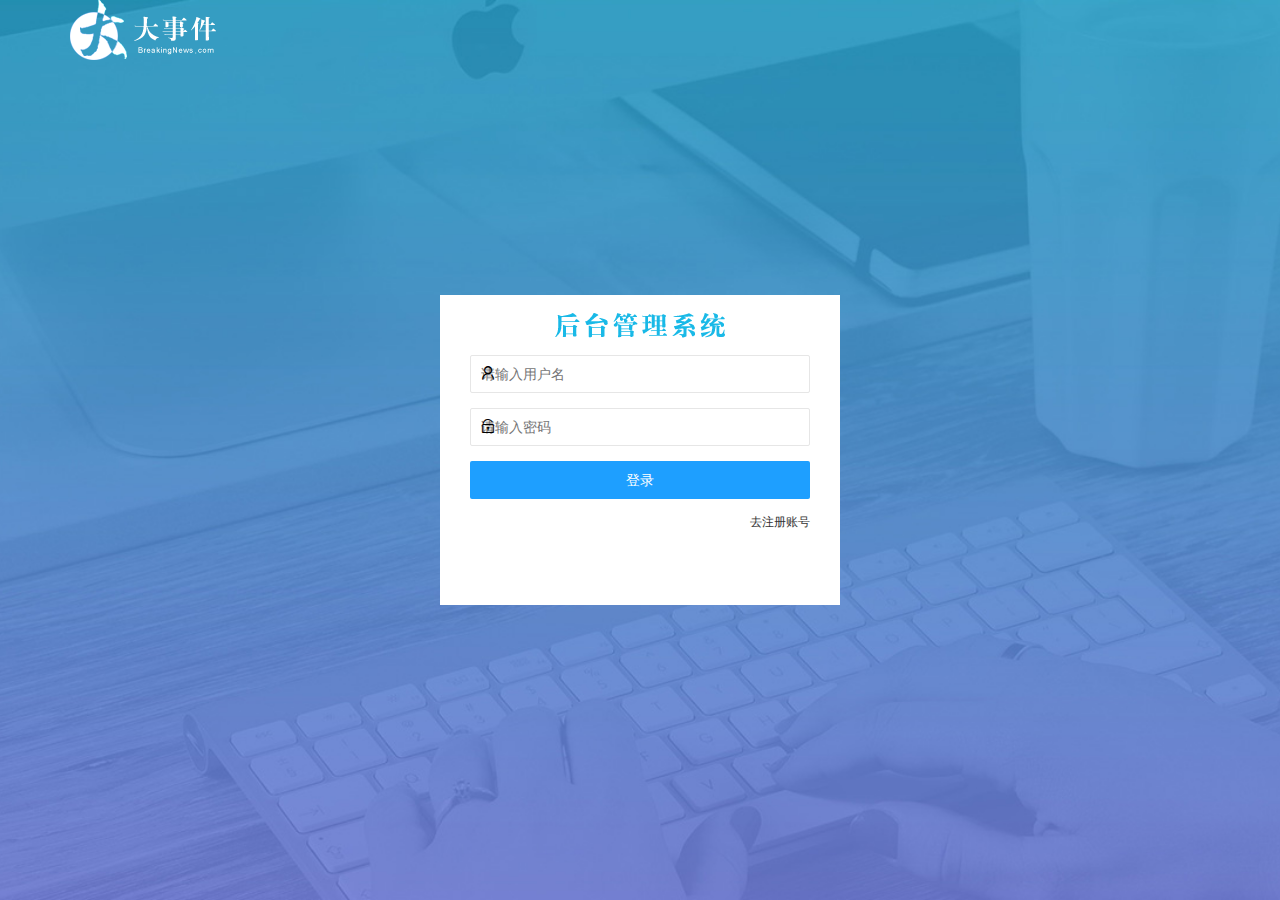
<file: login.html>
<!DOCTYPE html>
<html lang="en">
<head>
  <meta charset="UTF-8">
  <meta http-equiv="X-UA-Compatible" content="IE=edge">
  <meta name="viewport" content="width=device-width, initial-scale=1.0">
  <title>大事件-登录/注册</title>
  <link rel="stylesheet" href="/assets/css/login.css"/>
  <link rel="stylesheet" href="/assets/lib/layui/css/layui.css"/>
</head>
<body>
  <div class="layui-main">
    <img src="/assets/images/logo.png" alt="">
  </div>
    <!-- 登录注册区域 -->
  <div class="loginAndRegBox">
    <div class="title_box"></div>
    <!-- 登录的div -->
    <div class="login_box"> 
      <form class="layui-form" id="form_login">

        <!-- 输入ID -->
        <div class="layui-form-item">
          <i class="layui-icon layui-icon-username"></i>
            <input type="text" name="username" required  lay-verify="required" placeholder="请输入用户名" autocomplete="off" class="layui-input"/>
        </div>
        <!-- 输入密码 -->
        <div class="layui-form-item">
          <i class="layui-icon layui-icon-password"></i>
          <input type="password" name="password" required  lay-verify="required|pwd" placeholder="请输入密码" autocomplete="off" class="layui-input"/>
        </div>
        <!-- 登录按钮 -->
        <div class="layui-form-item">
          <button class="layui-btn layui-btn-fluid layui-btn-normal" lay-submit>登录</button>
        </div>
        <!-- 注册的div -->
        <div class="layui-form-item links">         
            <a href="javascript:;" id="link_reg">去注册账号</a>
        </div> 
 
      </form>
    </div>

    <!-- 注册的div -->
    <div class="reg_box"> 
      <form class="layui-form" id="form_reg">
  
          <!-- 输入ID -->
          <div class="layui-form-item">
            <i class="layui-icon layui-icon-username"></i>
              <input type="text" name="username" required  lay-verify="required" placeholder="请输入用户名" autocomplete="off" class="layui-input"/>
          </div>
          <!-- 输入密码 -->
          <div class="layui-form-item">
            <i class="layui-icon layui-icon-password"></i>
            <input type="password" name="password" required  lay-verify="required|pwd" placeholder="请输入密码" autocomplete="off" class="layui-input"/>
          </div>
          <!-- 确认密码 -->
          <div class="layui-form-item">
            <i class="layui-icon layui-icon-password"></i>
            <input type="password" name="password" required  lay-verify="required|pwd|repwd" placeholder="请再次密码" autocomplete="off" class="layui-input"/>
          </div>
          <!-- 登录按钮 -->
          <div class="layui-form-item">
            <button class="layui-btn layui-btn-fluid layui-btn-normal" lay-submit>注册</button>
          </div>
          <!-- 注册的div -->
          <div class="layui-form-item links">         
              <a href="javascript:;" id="link_login">去登录</a>
          </div> 
   
      </form>
    </div>

  </div>

      <!-- 导入layui的js -->
      <script src="assets/lib/layui/layui.all.js"></script>
      <!-- 导入js文本 -->
      <script src="/assets/lib/jquery.js"></script>
      <script src="/assets/js/baseAPI.js"></script>
      <script src="/assets/js/login.js"></script>
</body>
</html>
</file>
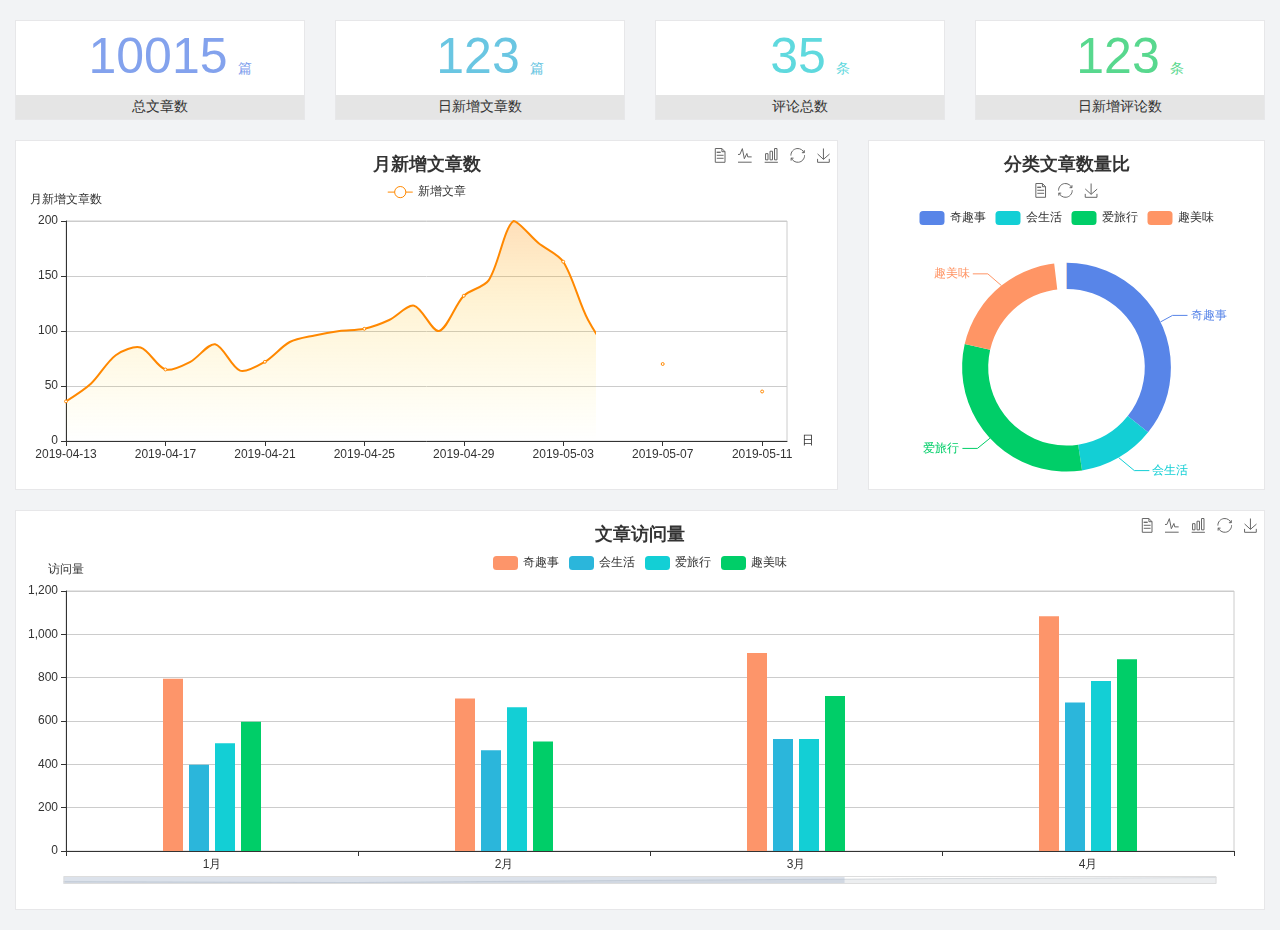
<file: home/dashboard.html>
<!DOCTYPE html>
<html lang="en">

<head>
  <meta charset="UTF-8">
  <meta name="viewport" content="width=device-width, initial-scale=1.0">
  <meta http-equiv="X-UA-Compatible" content="ie=edge">
  <title>图表统计</title>
  <link rel="stylesheet" href="../../assets/lib/bootstrap.css" />
  <link rel="stylesheet" href="../../assets/lib/main.css" />
  <script src="../../assets/lib/jquery.js"></script>
  <script type="text/javascript" src="../../assets/lib/echarts.min.js"></script>
</head>

<body>
  <div class="container-fluid">
    <div class="row spannel_list">
      <div class="col-sm-3 col-xs-6">
        <div class="spannel">
          <em>10015</em><span>篇</span>
          <b>总文章数</b>
        </div>
      </div>
      <div class="col-sm-3 col-xs-6">
        <div class="spannel scolor01">
          <em>123</em><span>篇</span>
          <b>日新增文章数</b>
        </div>
      </div>
      <div class="col-sm-3 col-xs-6">
        <div class="spannel scolor02">
          <em>35</em><span>条</span>
          <b>评论总数</b>
        </div>
      </div>
      <div class="col-sm-3 col-xs-6">
        <div class="spannel scolor03">
          <em>123</em><span>条</span>
          <b>日新增评论数</b>
        </div>
      </div>
    </div>
  </div>

  <div class="container-fluid">
    <div class="row curve-pie">
      <div class="col-lg-8 col-md-8">
        <div class="gragh_pannel" id="curve_show"></div>
      </div>
      <div class="col-lg-4 col-md-4">
        <div class="gragh_pannel" id="pie_show"></div>
      </div>
    </div>
  </div>

  <div class="container-fluid">
    <div class="column_pannel" id="column_show"></div>
  </div>

  <script>
    var oChart = echarts.init(document.getElementById('curve_show'));
    var aList_all = [
      { 'count': 36, 'date': '2019-04-13' },
      { 'count': 52, 'date': '2019-04-14' },
      { 'count': 78, 'date': '2019-04-15' },
      { 'count': 85, 'date': '2019-04-16' },
      { 'count': 65, 'date': '2019-04-17' },
      { 'count': 72, 'date': '2019-04-18' },
      { 'count': 88, 'date': '2019-04-19' },
      { 'count': 64, 'date': '2019-04-20' },
      { 'count': 72, 'date': '2019-04-21' },
      { 'count': 90, 'date': '2019-04-22' },
      { 'count': 96, 'date': '2019-04-23' },
      { 'count': 100, 'date': '2019-04-24' },
      { 'count': 102, 'date': '2019-04-25' },
      { 'count': 110, 'date': '2019-04-26' },
      { 'count': 123, 'date': '2019-04-27' },
      { 'count': 100, 'date': '2019-04-28' },
      { 'count': 132, 'date': '2019-04-29' },
      { 'count': 146, 'date': '2019-04-30' },
      { 'count': 200, 'date': '2019-05-01' },
      { 'count': 180, 'date': '2019-05-02' },
      { 'count': 163, 'date': '2019-05-03' },
      { 'count': 110, 'date': '2019-05-04' },
      { 'count': 80, 'date': '2019-05-05' },
      { 'count': 82, 'date': '2019-05-06' },
      { 'count': 70, 'date': '2019-05-07' },
      { 'count': 65, 'date': '2019-05-08' },
      { 'count': 54, 'date': '2019-05-09' },
      { 'count': 40, 'date': '2019-05-10' },
      { 'count': 45, 'date': '2019-05-11' },
      { 'count': 38, 'date': '2019-05-12' },
    ];

    let aCount = [];
    let aDate = [];

    for (var i = 0; i < aList_all.length; i++) {
      aCount.push(aList_all[i].count);
      aDate.push(aList_all[i].date);
    }

    var chartopt = {
      title: {
        text: '月新增文章数',
        left: 'center',
        top: '10'
      },
      tooltip: {
        trigger: 'axis'
      },
      legend: {
        data: ['新增文章'],
        top: '40'
      },
      toolbox: {
        show: true,
        feature: {
          mark: { show: true },
          dataView: { show: true, readOnly: false },
          magicType: { show: true, type: ['line', 'bar'] },
          restore: { show: true },
          saveAsImage: { show: true }
        }
      },
      calculable: true,
      xAxis: [
        {
          name: '日',
          type: 'category',
          boundaryGap: false,
          data: aDate
        }
      ],
      yAxis: [
        {
          name: '月新增文章数',
          type: 'value'
        }
      ],
      series: [
        {
          name: '新增文章',
          type: 'line',
          smooth: true,
          itemStyle: { normal: { areaStyle: { type: 'default' }, color: '#f80' }, lineStyle: { color: '#f80' } },
          data: aCount
        }],
      areaStyle: {
        normal: {
          color: new echarts.graphic.LinearGradient(0, 0, 0, 1, [{
            offset: 0,
            color: 'rgba(255,136,0,0.39)'
          }, {
            offset: .34,
            color: 'rgba(255,180,0,0.25)'
          }, {
            offset: 1,
            color: 'rgba(255,222,0,0.00)'
          }])

        }
      },
      grid: {
        show: true,
        x: 50,
        x2: 50,
        y: 80,
        height: 220
      }
    };

    oChart.setOption(chartopt);


    var oPie = echarts.init(document.getElementById('pie_show'));
    var oPieopt =
    {
      title: {
        top: 10,
        text: '分类文章数量比',
        x: 'center'
      },
      tooltip: {
        trigger: 'item',
        formatter: "{a} <br/>{b} : {c} ({d}%)"
      },
      color: ['#5885e8', '#13cfd5', '#00ce68', '#ff9565'],
      legend: {
        x: 'center',
        top: 65,
        data: ['奇趣事', '会生活', '爱旅行', '趣美味']
      },
      toolbox: {
        show: true,
        x: 'center',
        top: 35,
        feature: {
          mark: { show: true },
          dataView: { show: true, readOnly: false },
          magicType: {
            show: true,
            type: ['pie', 'funnel'],
            option: {
              funnel: {
                x: '25%',
                width: '50%',
                funnelAlign: 'left',
                max: 1548
              }
            }
          },
          restore: { show: true },
          saveAsImage: { show: true }
        }
      },
      calculable: true,
      series: [
        {
          name: '访问来源',
          type: 'pie',
          radius: ['45%', '60%'],
          center: ['50%', '65%'],
          data: [
            { value: 300, name: '奇趣事' },
            { value: 100, name: '会生活' },
            { value: 260, name: '爱旅行' },
            { value: 180, name: '趣美味' }
          ]
        }
      ]
    };
    oPie.setOption(oPieopt);



    var oColumn = this.echarts.init(document.getElementById('column_show'));
    var oColumnopt =
    {
      title: {
        text: '文章访问量',
        left: 'center',
        top: '10'
      },
      tooltip: {
        trigger: 'axis'
      },
      legend: {
        data: ['奇趣事', '会生活', '爱旅行', '趣美味'],
        top: '40'
      },
      toolbox: {
        show: true,
        feature: {
          mark: { show: true },
          dataView: { show: true, readOnly: false },
          magicType: { show: true, type: ['line', 'bar'] },
          restore: { show: true },
          saveAsImage: { show: true }
        }
      },
      calculable: true,
      xAxis: [
        {
          type: 'category',
          data: ['1月', '2月', '3月', '4月', '5月']
        }
      ],
      yAxis: [
        {
          name: '访问量',
          type: 'value'
        }
      ],
      series: [
        {
          name: '奇趣事',
          type: 'bar',
          barWidth: 20,
          itemStyle: {
            normal: { areaStyle: { type: 'default' }, color: '#fd956a' }
          },
          data: [800, 708, 920, 1090, 1200]
        },
        {
          name: '会生活',
          type: 'bar',
          barWidth: 20,
          itemStyle: {
            normal: { areaStyle: { type: 'default' }, color: '#2bb6db' }
          },
          data: [400, 468, 520, 690, 800]
        },
        {
          name: '爱旅行',
          type: 'bar',
          barWidth: 20,
          itemStyle: {
            normal: { areaStyle: { type: 'default' }, color: '#13cfd5' }
          },
          data: [500, 668, 520, 790, 900]
        },
        {
          name: '趣美味',
          type: 'bar',
          barWidth: 20,
          itemStyle: {
            normal: { areaStyle: { type: 'default' }, color: '#00ce68' }
          },
          data: [600, 508, 720, 890, 1000]
        }
      ],
      grid: {
        show: true,
        x: 50,
        x2: 30,
        y: 80,
        height: 260
      },
      dataZoom: [//给x轴设置滚动条
        {
          start: 0,//默认为0
          end: 100 - 1000 / 31,//默认为100
          type: 'slider',
          show: true,
          xAxisIndex: [0],
          handleSize: 0,//滑动条的 左右2个滑动条的大小
          height: 8,//组件高度
          left: 45, //左边的距离
          right: 50,//右边的距离
          bottom: 26,//右边的距离
          handleColor: '#ddd',//h滑动图标的颜色
          handleStyle: {
            borderColor: "#cacaca",
            borderWidth: "1",
            shadowBlur: 2,
            background: "#ddd",
            shadowColor: "#ddd",
          }
        }]
    };
    oColumn.setOption(oColumnopt);
  </script>
</body>

</html>
</file>
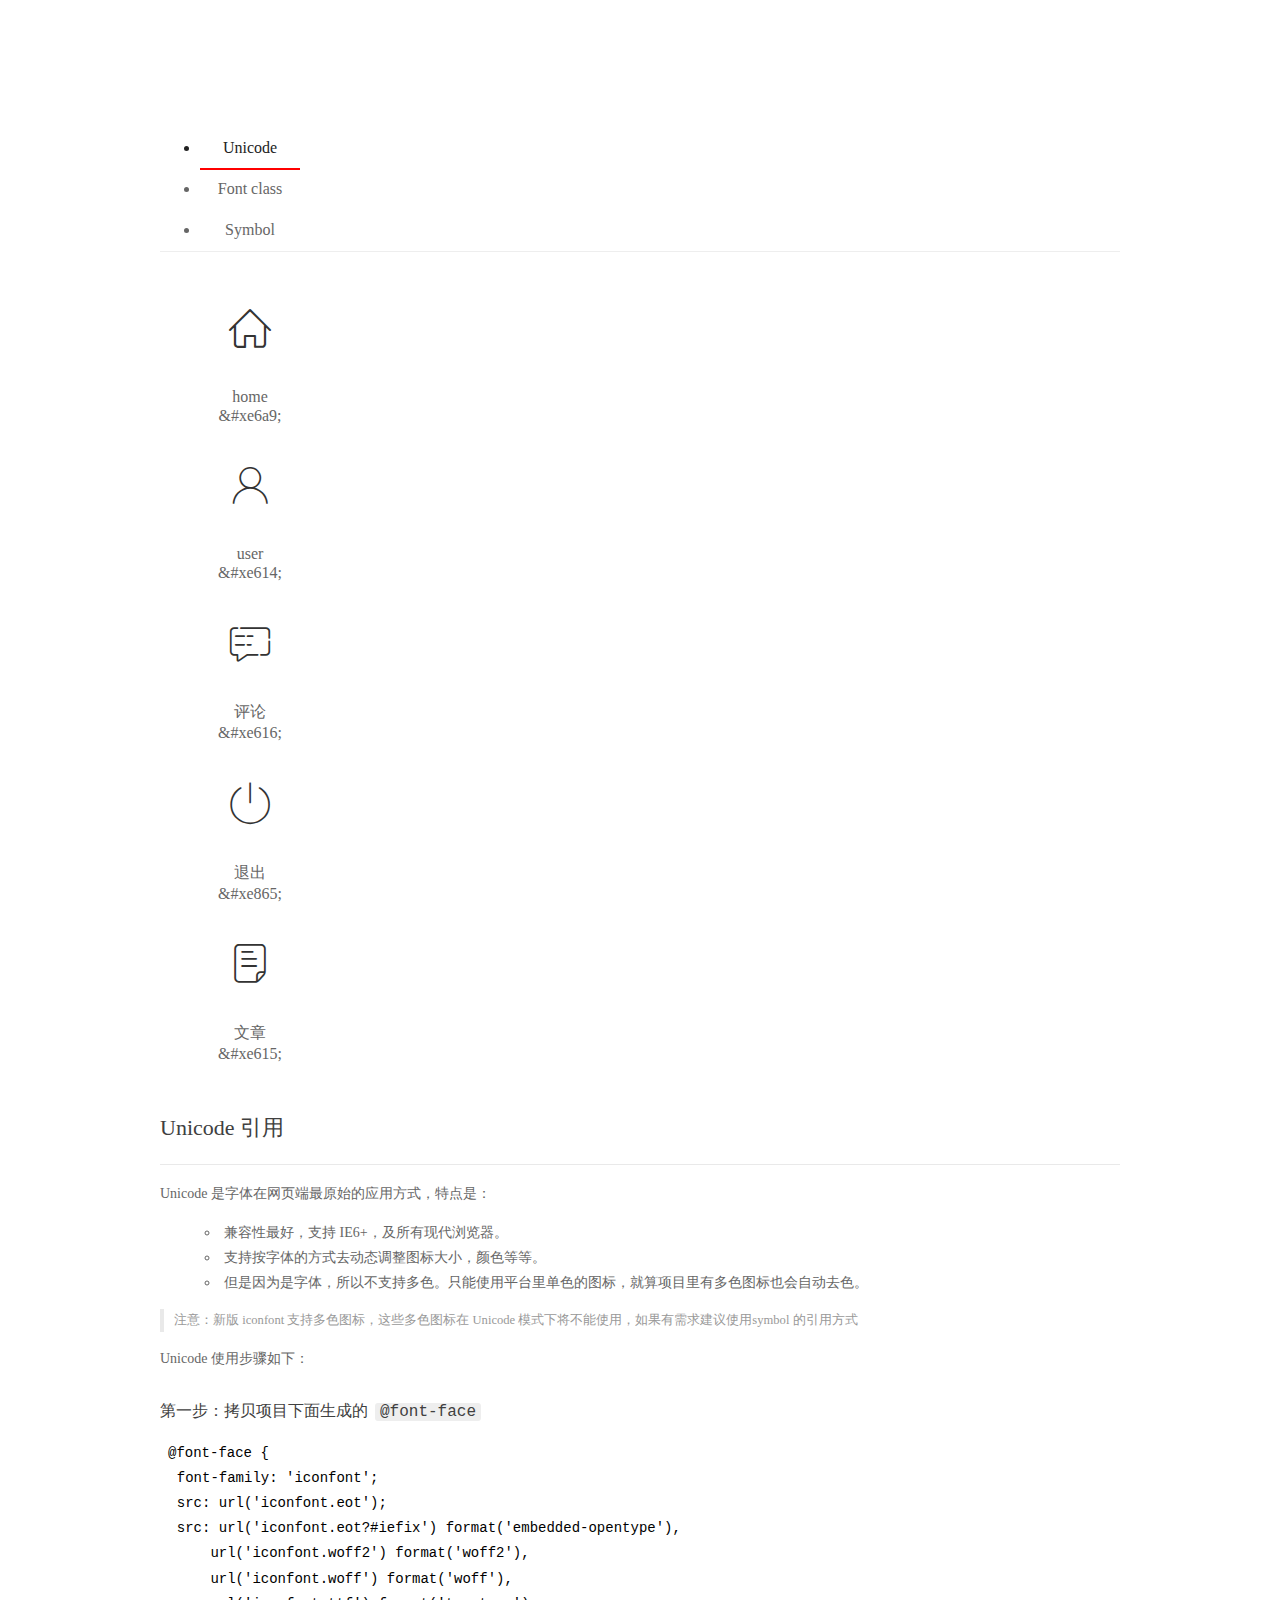
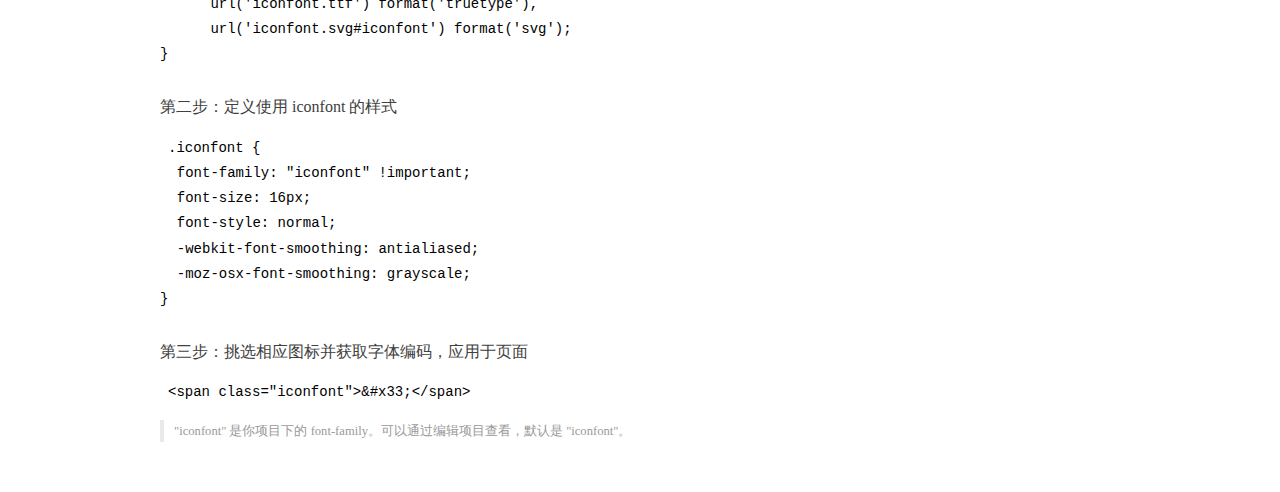
<file: assets/fonts/demo_index.html>
<!DOCTYPE html>
<html>
<head>
  <meta charset="utf-8"/>
  <title>IconFont Demo</title>
  <link rel="shortcut icon" href="https://gtms04.alicdn.com/tps/i4/TB1_oz6GVXXXXaFXpXXJDFnIXXX-64-64.ico" type="image/x-icon"/>
  <link rel="stylesheet" href="https://g.alicdn.com/thx/cube/1.3.2/cube.min.css">
  <link rel="stylesheet" href="demo.css">
  <link rel="stylesheet" href="iconfont.css">
  <script src="iconfont.js"></script>
  <!-- jQuery -->
  <script src="https://a1.alicdn.com/oss/uploads/2018/12/26/7bfddb60-08e8-11e9-9b04-53e73bb6408b.js"></script>
  <!-- 代码高亮 -->
  <script src="https://a1.alicdn.com/oss/uploads/2018/12/26/a3f714d0-08e6-11e9-8a15-ebf944d7534c.js"></script>
</head>
<body>
  <div class="main">
    <h1 class="logo"><a href="https://www.iconfont.cn/" title="iconfont 首页" target="_blank">&#xe86b;</a></h1>
    <div class="nav-tabs">
      <ul id="tabs" class="dib-box">
        <li class="dib active"><span>Unicode</span></li>
        <li class="dib"><span>Font class</span></li>
        <li class="dib"><span>Symbol</span></li>
      </ul>
      
    </div>
    <div class="tab-container">
      <div class="content unicode" style="display: block;">
          <ul class="icon_lists dib-box">
          
            <li class="dib">
              <span class="icon iconfont">&#xe6a9;</span>
                <div class="name">home</div>
                <div class="code-name">&amp;#xe6a9;</div>
              </li>
          
            <li class="dib">
              <span class="icon iconfont">&#xe614;</span>
                <div class="name">user</div>
                <div class="code-name">&amp;#xe614;</div>
              </li>
          
            <li class="dib">
              <span class="icon iconfont">&#xe616;</span>
                <div class="name">评论</div>
                <div class="code-name">&amp;#xe616;</div>
              </li>
          
            <li class="dib">
              <span class="icon iconfont">&#xe865;</span>
                <div class="name">退出</div>
                <div class="code-name">&amp;#xe865;</div>
              </li>
          
            <li class="dib">
              <span class="icon iconfont">&#xe615;</span>
                <div class="name">文章</div>
                <div class="code-name">&amp;#xe615;</div>
              </li>
          
          </ul>
          <div class="article markdown">
          <h2 id="unicode-">Unicode 引用</h2>
          <hr>

          <p>Unicode 是字体在网页端最原始的应用方式，特点是：</p>
          <ul>
            <li>兼容性最好，支持 IE6+，及所有现代浏览器。</li>
            <li>支持按字体的方式去动态调整图标大小，颜色等等。</li>
            <li>但是因为是字体，所以不支持多色。只能使用平台里单色的图标，就算项目里有多色图标也会自动去色。</li>
          </ul>
          <blockquote>
            <p>注意：新版 iconfont 支持多色图标，这些多色图标在 Unicode 模式下将不能使用，如果有需求建议使用symbol 的引用方式</p>
          </blockquote>
          <p>Unicode 使用步骤如下：</p>
          <h3 id="-font-face">第一步：拷贝项目下面生成的 <code>@font-face</code></h3>
<pre><code class="language-css"
>@font-face {
  font-family: 'iconfont';
  src: url('iconfont.eot');
  src: url('iconfont.eot?#iefix') format('embedded-opentype'),
      url('iconfont.woff2') format('woff2'),
      url('iconfont.woff') format('woff'),
      url('iconfont.ttf') format('truetype'),
      url('iconfont.svg#iconfont') format('svg');
}
</code></pre>
          <h3 id="-iconfont-">第二步：定义使用 iconfont 的样式</h3>
<pre><code class="language-css"
>.iconfont {
  font-family: "iconfont" !important;
  font-size: 16px;
  font-style: normal;
  -webkit-font-smoothing: antialiased;
  -moz-osx-font-smoothing: grayscale;
}
</code></pre>
          <h3 id="-">第三步：挑选相应图标并获取字体编码，应用于页面</h3>
<pre>
<code class="language-html"
>&lt;span class="iconfont"&gt;&amp;#x33;&lt;/span&gt;
</code></pre>
          <blockquote>
            <p>"iconfont" 是你项目下的 font-family。可以通过编辑项目查看，默认是 "iconfont"。</p>
          </blockquote>
          </div>
      </div>
      <div class="content font-class">
        <ul class="icon_lists dib-box">
          
          <li class="dib">
            <span class="icon iconfont icon-home"></span>
            <div class="name">
              home
            </div>
            <div class="code-name">.icon-home
            </div>
          </li>
          
          <li class="dib">
            <span class="icon iconfont icon-user"></span>
            <div class="name">
              user
            </div>
            <div class="code-name">.icon-user
            </div>
          </li>
          
          <li class="dib">
            <span class="icon iconfont icon-pinglun"></span>
            <div class="name">
              评论
            </div>
            <div class="code-name">.icon-pinglun
            </div>
          </li>
          
          <li class="dib">
            <span class="icon iconfont icon-tuichu"></span>
            <div class="name">
              退出
            </div>
            <div class="code-name">.icon-tuichu
            </div>
          </li>
          
          <li class="dib">
            <span class="icon iconfont icon-16"></span>
            <div class="name">
              文章
            </div>
            <div class="code-name">.icon-16
            </div>
          </li>
          
        </ul>
        <div class="article markdown">
        <h2 id="font-class-">font-class 引用</h2>
        <hr>

        <p>font-class 是 Unicode 使用方式的一种变种，主要是解决 Unicode 书写不直观，语意不明确的问题。</p>
        <p>与 Unicode 使用方式相比，具有如下特点：</p>
        <ul>
          <li>兼容性良好，支持 IE8+，及所有现代浏览器。</li>
          <li>相比于 Unicode 语意明确，书写更直观。可以很容易分辨这个 icon 是什么。</li>
          <li>因为使用 class 来定义图标，所以当要替换图标时，只需要修改 class 里面的 Unicode 引用。</li>
          <li>不过因为本质上还是使用的字体，所以多色图标还是不支持的。</li>
        </ul>
        <p>使用步骤如下：</p>
        <h3 id="-fontclass-">第一步：引入项目下面生成的 fontclass 代码：</h3>
<pre><code class="language-html">&lt;link rel="stylesheet" href="./iconfont.css"&gt;
</code></pre>
        <h3 id="-">第二步：挑选相应图标并获取类名，应用于页面：</h3>
<pre><code class="language-html">&lt;span class="iconfont icon-xxx"&gt;&lt;/span&gt;
</code></pre>
        <blockquote>
          <p>"
            iconfont" 是你项目下的 font-family。可以通过编辑项目查看，默认是 "iconfont"。</p>
        </blockquote>
      </div>
      </div>
      <div class="content symbol">
          <ul class="icon_lists dib-box">
          
            <li class="dib">
                <svg class="icon svg-icon" aria-hidden="true">
                  <use xlink:href="#icon-home"></use>
                </svg>
                <div class="name">home</div>
                <div class="code-name">#icon-home</div>
            </li>
          
            <li class="dib">
                <svg class="icon svg-icon" aria-hidden="true">
                  <use xlink:href="#icon-user"></use>
                </svg>
                <div class="name">user</div>
                <div class="code-name">#icon-user</div>
            </li>
          
            <li class="dib">
                <svg class="icon svg-icon" aria-hidden="true">
                  <use xlink:href="#icon-pinglun"></use>
                </svg>
                <div class="name">评论</div>
                <div class="code-name">#icon-pinglun</div>
            </li>
          
            <li class="dib">
                <svg class="icon svg-icon" aria-hidden="true">
                  <use xlink:href="#icon-tuichu"></use>
                </svg>
                <div class="name">退出</div>
                <div class="code-name">#icon-tuichu</div>
            </li>
          
            <li class="dib">
                <svg class="icon svg-icon" aria-hidden="true">
                  <use xlink:href="#icon-16"></use>
                </svg>
                <div class="name">文章</div>
                <div class="code-name">#icon-16</div>
            </li>
          
          </ul>
          <div class="article markdown">
          <h2 id="symbol-">Symbol 引用</h2>
          <hr>

          <p>这是一种全新的使用方式，应该说这才是未来的主流，也是平台目前推荐的用法。相关介绍可以参考这篇<a href="">文章</a>
            这种用法其实是做了一个 SVG 的集合，与另外两种相比具有如下特点：</p>
          <ul>
            <li>支持多色图标了，不再受单色限制。</li>
            <li>通过一些技巧，支持像字体那样，通过 <code>font-size</code>, <code>color</code> 来调整样式。</li>
            <li>兼容性较差，支持 IE9+，及现代浏览器。</li>
            <li>浏览器渲染 SVG 的性能一般，还不如 png。</li>
          </ul>
          <p>使用步骤如下：</p>
          <h3 id="-symbol-">第一步：引入项目下面生成的 symbol 代码：</h3>
<pre><code class="language-html">&lt;script src="./iconfont.js"&gt;&lt;/script&gt;
</code></pre>
          <h3 id="-css-">第二步：加入通用 CSS 代码（引入一次就行）：</h3>
<pre><code class="language-html">&lt;style&gt;
.icon {
  width: 1em;
  height: 1em;
  vertical-align: -0.15em;
  fill: currentColor;
  overflow: hidden;
}
&lt;/style&gt;
</code></pre>
          <h3 id="-">第三步：挑选相应图标并获取类名，应用于页面：</h3>
<pre><code class="language-html">&lt;svg class="icon" aria-hidden="true"&gt;
  &lt;use xlink:href="#icon-xxx"&gt;&lt;/use&gt;
&lt;/svg&gt;
</code></pre>
          </div>
      </div>

    </div>
  </div>
  <script>
  $(document).ready(function () {
      $('.tab-container .content:first').show()

      $('#tabs li').click(function (e) {
        var tabContent = $('.tab-container .content')
        var index = $(this).index()

        if ($(this).hasClass('active')) {
          return
        } else {
          $('#tabs li').removeClass('active')
          $(this).addClass('active')

          tabContent.hide().eq(index).fadeIn()
        }
      })
    })
  </script>
</body>
</html>
</file>
<file: assets/css/login.css>
body,html{
  margin:0;
  padding:0;
  width:100%;
  height:100%;
  background:url(/assets/images/login_bg.jpg) no-repeat center;
  background-size: cover;
}
.loginAndRegBox {
  position:absolute;
  top:50%;
  left:50%;
  width:400px;
  height:310px;
  background-color:#fff;
  transform: translate(-50%,-50%);
}
.title_box {
  height:60px;
  background:url(/assets/images/login_title.png) no-repeat center;
}
.reg_box {
  display:none;
}
.layui-form {
  padding:0  30px;
}
.links {
  display:flex;
  justify-content: flex-end;
}
.links a {
  font-size: 12px;
}
.layui-form-item {
  position: relative;
}
.layui-icon {
  position:absolute;
  top:10px;
  left:10px;
}
.layui-input {
  padding-left: 32px;
}
</file>
<file: assets/lib/layui/css/layui.css>
/** layui-v2.5.5 MIT License By https://www.layui.com */
 .layui-inline,img{display:inline-block;vertical-align:middle}h1,h2,h3,h4,h5,h6{font-weight:400}.layui-edge,.layui-header,.layui-inline,.layui-main{position:relative}.layui-body,.layui-edge,.layui-elip{overflow:hidden}.layui-btn,.layui-edge,.layui-inline,img{vertical-align:middle}.layui-btn,.layui-disabled,.layui-icon,.layui-unselect{-moz-user-select:none;-webkit-user-select:none;-ms-user-select:none}.layui-elip,.layui-form-checkbox span,.layui-form-pane .layui-form-label{text-overflow:ellipsis;white-space:nowrap}.layui-breadcrumb,.layui-tree-btnGroup{visibility:hidden}blockquote,body,button,dd,div,dl,dt,form,h1,h2,h3,h4,h5,h6,input,li,ol,p,pre,td,textarea,th,ul{margin:0;padding:0;-webkit-tap-highlight-color:rgba(0,0,0,0)}a:active,a:hover{outline:0}img{border:none}li{list-style:none}table{border-collapse:collapse;border-spacing:0}h4,h5,h6{font-size:100%}button,input,optgroup,option,select,textarea{font-family:inherit;font-size:inherit;font-style:inherit;font-weight:inherit;outline:0}pre{white-space:pre-wrap;white-space:-moz-pre-wrap;white-space:-pre-wrap;white-space:-o-pre-wrap;word-wrap:break-word}body{line-height:24px;font:14px Helvetica Neue,Helvetica,PingFang SC,Tahoma,Arial,sans-serif}hr{height:1px;margin:10px 0;border:0;clear:both}a{color:#333;text-decoration:none}a:hover{color:#777}a cite{font-style:normal;*cursor:pointer}.layui-border-box,.layui-border-box *{box-sizing:border-box}.layui-box,.layui-box *{box-sizing:content-box}.layui-clear{clear:both;*zoom:1}.layui-clear:after{content:'\20';clear:both;*zoom:1;display:block;height:0}.layui-inline{*display:inline;*zoom:1}.layui-edge{display:inline-block;width:0;height:0;border-width:6px;border-style:dashed;border-color:transparent}.layui-edge-top{top:-4px;border-bottom-color:#999;border-bottom-style:solid}.layui-edge-right{border-left-color:#999;border-left-style:solid}.layui-edge-bottom{top:2px;border-top-color:#999;border-top-style:solid}.layui-edge-left{border-right-color:#999;border-right-style:solid}.layui-disabled,.layui-disabled:hover{color:#d2d2d2!important;cursor:not-allowed!important}.layui-circle{border-radius:100%}.layui-show{display:block!important}.layui-hide{display:none!important}@font-face{font-family:layui-icon;src:url(../font/iconfont.eot?v=250);src:url(../font/iconfont.eot?v=250#iefix) format('embedded-opentype'),url(../font/iconfont.woff2?v=250) format('woff2'),url(../font/iconfont.woff?v=250) format('woff'),url(../font/iconfont.ttf?v=250) format('truetype'),url(../font/iconfont.svg?v=250#layui-icon) format('svg')}.layui-icon{font-family:layui-icon!important;font-size:16px;font-style:normal;-webkit-font-smoothing:antialiased;-moz-osx-font-smoothing:grayscale}.layui-icon-reply-fill:before{content:"\e611"}.layui-icon-set-fill:before{content:"\e614"}.layui-icon-menu-fill:before{content:"\e60f"}.layui-icon-search:before{content:"\e615"}.layui-icon-share:before{content:"\e641"}.layui-icon-set-sm:before{content:"\e620"}.layui-icon-engine:before{content:"\e628"}.layui-icon-close:before{content:"\1006"}.layui-icon-close-fill:before{content:"\1007"}.layui-icon-chart-screen:before{content:"\e629"}.layui-icon-star:before{content:"\e600"}.layui-icon-circle-dot:before{content:"\e617"}.layui-icon-chat:before{content:"\e606"}.layui-icon-release:before{content:"\e609"}.layui-icon-list:before{content:"\e60a"}.layui-icon-chart:before{content:"\e62c"}.layui-icon-ok-circle:before{content:"\1005"}.layui-icon-layim-theme:before{content:"\e61b"}.layui-icon-table:before{content:"\e62d"}.layui-icon-right:before{content:"\e602"}.layui-icon-left:before{content:"\e603"}.layui-icon-cart-simple:before{content:"\e698"}.layui-icon-face-cry:before{content:"\e69c"}.layui-icon-face-smile:before{content:"\e6af"}.layui-icon-survey:before{content:"\e6b2"}.layui-icon-tree:before{content:"\e62e"}.layui-icon-upload-circle:before{content:"\e62f"}.layui-icon-add-circle:before{content:"\e61f"}.layui-icon-download-circle:before{content:"\e601"}.layui-icon-templeate-1:before{content:"\e630"}.layui-icon-util:before{content:"\e631"}.layui-icon-face-surprised:before{content:"\e664"}.layui-icon-edit:before{content:"\e642"}.layui-icon-speaker:before{content:"\e645"}.layui-icon-down:before{content:"\e61a"}.layui-icon-file:before{content:"\e621"}.layui-icon-layouts:before{content:"\e632"}.layui-icon-rate-half:before{content:"\e6c9"}.layui-icon-add-circle-fine:before{content:"\e608"}.layui-icon-prev-circle:before{content:"\e633"}.layui-icon-read:before{content:"\e705"}.layui-icon-404:before{content:"\e61c"}.layui-icon-carousel:before{content:"\e634"}.layui-icon-help:before{content:"\e607"}.layui-icon-code-circle:before{content:"\e635"}.layui-icon-water:before{content:"\e636"}.layui-icon-username:before{content:"\e66f"}.layui-icon-find-fill:before{content:"\e670"}.layui-icon-about:before{content:"\e60b"}.layui-icon-location:before{content:"\e715"}.layui-icon-up:before{content:"\e619"}.layui-icon-pause:before{content:"\e651"}.layui-icon-date:before{content:"\e637"}.layui-icon-layim-uploadfile:before{content:"\e61d"}.layui-icon-delete:before{content:"\e640"}.layui-icon-play:before{content:"\e652"}.layui-icon-top:before{content:"\e604"}.layui-icon-friends:before{content:"\e612"}.layui-icon-refresh-3:before{content:"\e9aa"}.layui-icon-ok:before{content:"\e605"}.layui-icon-layer:before{content:"\e638"}.layui-icon-face-smile-fine:before{content:"\e60c"}.layui-icon-dollar:before{content:"\e659"}.layui-icon-group:before{content:"\e613"}.layui-icon-layim-download:before{content:"\e61e"}.layui-icon-picture-fine:before{content:"\e60d"}.layui-icon-link:before{content:"\e64c"}.layui-icon-diamond:before{content:"\e735"}.layui-icon-log:before{content:"\e60e"}.layui-icon-rate-solid:before{content:"\e67a"}.layui-icon-fonts-del:before{content:"\e64f"}.layui-icon-unlink:before{content:"\e64d"}.layui-icon-fonts-clear:before{content:"\e639"}.layui-icon-triangle-r:before{content:"\e623"}.layui-icon-circle:before{content:"\e63f"}.layui-icon-radio:before{content:"\e643"}.layui-icon-align-center:before{content:"\e647"}.layui-icon-align-right:before{content:"\e648"}.layui-icon-align-left:before{content:"\e649"}.layui-icon-loading-1:before{content:"\e63e"}.layui-icon-return:before{content:"\e65c"}.layui-icon-fonts-strong:before{content:"\e62b"}.layui-icon-upload:before{content:"\e67c"}.layui-icon-dialogue:before{content:"\e63a"}.layui-icon-video:before{content:"\e6ed"}.layui-icon-headset:before{content:"\e6fc"}.layui-icon-cellphone-fine:before{content:"\e63b"}.layui-icon-add-1:before{content:"\e654"}.layui-icon-face-smile-b:before{content:"\e650"}.layui-icon-fonts-html:before{content:"\e64b"}.layui-icon-form:before{content:"\e63c"}.layui-icon-cart:before{content:"\e657"}.layui-icon-camera-fill:before{content:"\e65d"}.layui-icon-tabs:before{content:"\e62a"}.layui-icon-fonts-code:before{content:"\e64e"}.layui-icon-fire:before{content:"\e756"}.layui-icon-set:before{content:"\e716"}.layui-icon-fonts-u:before{content:"\e646"}.layui-icon-triangle-d:before{content:"\e625"}.layui-icon-tips:before{content:"\e702"}.layui-icon-picture:before{content:"\e64a"}.layui-icon-more-vertical:before{content:"\e671"}.layui-icon-flag:before{content:"\e66c"}.layui-icon-loading:before{content:"\e63d"}.layui-icon-fonts-i:before{content:"\e644"}.layui-icon-refresh-1:before{content:"\e666"}.layui-icon-rmb:before{content:"\e65e"}.layui-icon-home:before{content:"\e68e"}.layui-icon-user:before{content:"\e770"}.layui-icon-notice:before{content:"\e667"}.layui-icon-login-weibo:before{content:"\e675"}.layui-icon-voice:before{content:"\e688"}.layui-icon-upload-drag:before{content:"\e681"}.layui-icon-login-qq:before{content:"\e676"}.layui-icon-snowflake:before{content:"\e6b1"}.layui-icon-file-b:before{content:"\e655"}.layui-icon-template:before{content:"\e663"}.layui-icon-auz:before{content:"\e672"}.layui-icon-console:before{content:"\e665"}.layui-icon-app:before{content:"\e653"}.layui-icon-prev:before{content:"\e65a"}.layui-icon-website:before{content:"\e7ae"}.layui-icon-next:before{content:"\e65b"}.layui-icon-component:before{content:"\e857"}.layui-icon-more:before{content:"\e65f"}.layui-icon-login-wechat:before{content:"\e677"}.layui-icon-shrink-right:before{content:"\e668"}.layui-icon-spread-left:before{content:"\e66b"}.layui-icon-camera:before{content:"\e660"}.layui-icon-note:before{content:"\e66e"}.layui-icon-refresh:before{content:"\e669"}.layui-icon-female:before{content:"\e661"}.layui-icon-male:before{content:"\e662"}.layui-icon-password:before{content:"\e673"}.layui-icon-senior:before{content:"\e674"}.layui-icon-theme:before{content:"\e66a"}.layui-icon-tread:before{content:"\e6c5"}.layui-icon-praise:before{content:"\e6c6"}.layui-icon-star-fill:before{content:"\e658"}.layui-icon-rate:before{content:"\e67b"}.layui-icon-template-1:before{content:"\e656"}.layui-icon-vercode:before{content:"\e679"}.layui-icon-cellphone:before{content:"\e678"}.layui-icon-screen-full:before{content:"\e622"}.layui-icon-screen-restore:before{content:"\e758"}.layui-icon-cols:before{content:"\e610"}.layui-icon-export:before{content:"\e67d"}.layui-icon-print:before{content:"\e66d"}.layui-icon-slider:before{content:"\e714"}.layui-icon-addition:before{content:"\e624"}.layui-icon-subtraction:before{content:"\e67e"}.layui-icon-service:before{content:"\e626"}.layui-icon-transfer:before{content:"\e691"}.layui-main{width:1140px;margin:0 auto}.layui-header{z-index:1000;height:60px}.layui-header a:hover{transition:all .5s;-webkit-transition:all .5s}.layui-side{position:fixed;left:0;top:0;bottom:0;z-index:999;width:200px;overflow-x:hidden}.layui-side-scroll{position:relative;width:220px;height:100%;overflow-x:hidden}.layui-body{position:absolute;left:200px;right:0;top:0;bottom:0;z-index:998;width:auto;overflow-y:auto;box-sizing:border-box}.layui-layout-body{overflow:hidden}.layui-layout-admin .layui-header{background-color:#23262E}.layui-layout-admin .layui-side{top:60px;width:200px;overflow-x:hidden}.layui-layout-admin .layui-body{position:fixed;top:60px;bottom:44px}.layui-layout-admin .layui-main{width:auto;margin:0 15px}.layui-layout-admin .layui-footer{position:fixed;left:200px;right:0;bottom:0;height:44px;line-height:44px;padding:0 15px;background-color:#eee}.layui-layout-admin .layui-logo{position:absolute;left:0;top:0;width:200px;height:100%;line-height:60px;text-align:center;color:#009688;font-size:16px}.layui-layout-admin .layui-header .layui-nav{background:0 0}.layui-layout-left{position:absolute!important;left:200px;top:0}.layui-layout-right{position:absolute!important;right:0;top:0}.layui-container{position:relative;margin:0 auto;padding:0 15px;box-sizing:border-box}.layui-fluid{position:relative;margin:0 auto;padding:0 15px}.layui-row:after,.layui-row:before{content:'';display:block;clear:both}.layui-col-lg1,.layui-col-lg10,.layui-col-lg11,.layui-col-lg12,.layui-col-lg2,.layui-col-lg3,.layui-col-lg4,.layui-col-lg5,.layui-col-lg6,.layui-col-lg7,.layui-col-lg8,.layui-col-lg9,.layui-col-md1,.layui-col-md10,.layui-col-md11,.layui-col-md12,.layui-col-md2,.layui-col-md3,.layui-col-md4,.layui-col-md5,.layui-col-md6,.layui-col-md7,.layui-col-md8,.layui-col-md9,.layui-col-sm1,.layui-col-sm10,.layui-col-sm11,.layui-col-sm12,.layui-col-sm2,.layui-col-sm3,.layui-col-sm4,.layui-col-sm5,.layui-col-sm6,.layui-col-sm7,.layui-col-sm8,.layui-col-sm9,.layui-col-xs1,.layui-col-xs10,.layui-col-xs11,.layui-col-xs12,.layui-col-xs2,.layui-col-xs3,.layui-col-xs4,.layui-col-xs5,.layui-col-xs6,.layui-col-xs7,.layui-col-xs8,.layui-col-xs9{position:relative;display:block;box-sizing:border-box}.layui-col-xs1,.layui-col-xs10,.layui-col-xs11,.layui-col-xs12,.layui-col-xs2,.layui-col-xs3,.layui-col-xs4,.layui-col-xs5,.layui-col-xs6,.layui-col-xs7,.layui-col-xs8,.layui-col-xs9{float:left}.layui-col-xs1{width:8.33333333%}.layui-col-xs2{width:16.66666667%}.layui-col-xs3{width:25%}.layui-col-xs4{width:33.33333333%}.layui-col-xs5{width:41.66666667%}.layui-col-xs6{width:50%}.layui-col-xs7{width:58.33333333%}.layui-col-xs8{width:66.66666667%}.layui-col-xs9{width:75%}.layui-col-xs10{width:83.33333333%}.layui-col-xs11{width:91.66666667%}.layui-col-xs12{width:100%}.layui-col-xs-offset1{margin-left:8.33333333%}.layui-col-xs-offset2{margin-left:16.66666667%}.layui-col-xs-offset3{margin-left:25%}.layui-col-xs-offset4{margin-left:33.33333333%}.layui-col-xs-offset5{margin-left:41.66666667%}.layui-col-xs-offset6{margin-left:50%}.layui-col-xs-offset7{margin-left:58.33333333%}.layui-col-xs-offset8{margin-left:66.66666667%}.layui-col-xs-offset9{margin-left:75%}.layui-col-xs-offset10{margin-left:83.33333333%}.layui-col-xs-offset11{margin-left:91.66666667%}.layui-col-xs-offset12{margin-left:100%}@media screen and (max-width:768px){.layui-hide-xs{display:none!important}.layui-show-xs-block{display:block!important}.layui-show-xs-inline{display:inline!important}.layui-show-xs-inline-block{display:inline-block!important}}@media screen and (min-width:768px){.layui-container{width:750px}.layui-hide-sm{display:none!important}.layui-show-sm-block{display:block!important}.layui-show-sm-inline{display:inline!important}.layui-show-sm-inline-block{display:inline-block!important}.layui-col-sm1,.layui-col-sm10,.layui-col-sm11,.layui-col-sm12,.layui-col-sm2,.layui-col-sm3,.layui-col-sm4,.layui-col-sm5,.layui-col-sm6,.layui-col-sm7,.layui-col-sm8,.layui-col-sm9{float:left}.layui-col-sm1{width:8.33333333%}.layui-col-sm2{width:16.66666667%}.layui-col-sm3{width:25%}.layui-col-sm4{width:33.33333333%}.layui-col-sm5{width:41.66666667%}.layui-col-sm6{width:50%}.layui-col-sm7{width:58.33333333%}.layui-col-sm8{width:66.66666667%}.layui-col-sm9{width:75%}.layui-col-sm10{width:83.33333333%}.layui-col-sm11{width:91.66666667%}.layui-col-sm12{width:100%}.layui-col-sm-offset1{margin-left:8.33333333%}.layui-col-sm-offset2{margin-left:16.66666667%}.layui-col-sm-offset3{margin-left:25%}.layui-col-sm-offset4{margin-left:33.33333333%}.layui-col-sm-offset5{margin-left:41.66666667%}.layui-col-sm-offset6{margin-left:50%}.layui-col-sm-offset7{margin-left:58.33333333%}.layui-col-sm-offset8{margin-left:66.66666667%}.layui-col-sm-offset9{margin-left:75%}.layui-col-sm-offset10{margin-left:83.33333333%}.layui-col-sm-offset11{margin-left:91.66666667%}.layui-col-sm-offset12{margin-left:100%}}@media screen and (min-width:992px){.layui-container{width:970px}.layui-hide-md{display:none!important}.layui-show-md-block{display:block!important}.layui-show-md-inline{display:inline!important}.layui-show-md-inline-block{display:inline-block!important}.layui-col-md1,.layui-col-md10,.layui-col-md11,.layui-col-md12,.layui-col-md2,.layui-col-md3,.layui-col-md4,.layui-col-md5,.layui-col-md6,.layui-col-md7,.layui-col-md8,.layui-col-md9{float:left}.layui-col-md1{width:8.33333333%}.layui-col-md2{width:16.66666667%}.layui-col-md3{width:25%}.layui-col-md4{width:33.33333333%}.layui-col-md5{width:41.66666667%}.layui-col-md6{width:50%}.layui-col-md7{width:58.33333333%}.layui-col-md8{width:66.66666667%}.layui-col-md9{width:75%}.layui-col-md10{width:83.33333333%}.layui-col-md11{width:91.66666667%}.layui-col-md12{width:100%}.layui-col-md-offset1{margin-left:8.33333333%}.layui-col-md-offset2{margin-left:16.66666667%}.layui-col-md-offset3{margin-left:25%}.layui-col-md-offset4{margin-left:33.33333333%}.layui-col-md-offset5{margin-left:41.66666667%}.layui-col-md-offset6{margin-left:50%}.layui-col-md-offset7{margin-left:58.33333333%}.layui-col-md-offset8{margin-left:66.66666667%}.layui-col-md-offset9{margin-left:75%}.layui-col-md-offset10{margin-left:83.33333333%}.layui-col-md-offset11{margin-left:91.66666667%}.layui-col-md-offset12{margin-left:100%}}@media screen and (min-width:1200px){.layui-container{width:1170px}.layui-hide-lg{display:none!important}.layui-show-lg-block{display:block!important}.layui-show-lg-inline{display:inline!important}.layui-show-lg-inline-block{display:inline-block!important}.layui-col-lg1,.layui-col-lg10,.layui-col-lg11,.layui-col-lg12,.layui-col-lg2,.layui-col-lg3,.layui-col-lg4,.layui-col-lg5,.layui-col-lg6,.layui-col-lg7,.layui-col-lg8,.layui-col-lg9{float:left}.layui-col-lg1{width:8.33333333%}.layui-col-lg2{width:16.66666667%}.layui-col-lg3{width:25%}.layui-col-lg4{width:33.33333333%}.layui-col-lg5{width:41.66666667%}.layui-col-lg6{width:50%}.layui-col-lg7{width:58.33333333%}.layui-col-lg8{width:66.66666667%}.layui-col-lg9{width:75%}.layui-col-lg10{width:83.33333333%}.layui-col-lg11{width:91.66666667%}.layui-col-lg12{width:100%}.layui-col-lg-offset1{margin-left:8.33333333%}.layui-col-lg-offset2{margin-left:16.66666667%}.layui-col-lg-offset3{margin-left:25%}.layui-col-lg-offset4{margin-left:33.33333333%}.layui-col-lg-offset5{margin-left:41.66666667%}.layui-col-lg-offset6{margin-left:50%}.layui-col-lg-offset7{margin-left:58.33333333%}.layui-col-lg-offset8{margin-left:66.66666667%}.layui-col-lg-offset9{margin-left:75%}.layui-col-lg-offset10{margin-left:83.33333333%}.layui-col-lg-offset11{margin-left:91.66666667%}.layui-col-lg-offset12{margin-left:100%}}.layui-col-space1{margin:-.5px}.layui-col-space1>*{padding:.5px}.layui-col-space3{margin:-1.5px}.layui-col-space3>*{padding:1.5px}.layui-col-space5{margin:-2.5px}.layui-col-space5>*{padding:2.5px}.layui-col-space8{margin:-3.5px}.layui-col-space8>*{padding:3.5px}.layui-col-space10{margin:-5px}.layui-col-space10>*{padding:5px}.layui-col-space12{margin:-6px}.layui-col-space12>*{padding:6px}.layui-col-space15{margin:-7.5px}.layui-col-space15>*{padding:7.5px}.layui-col-space18{margin:-9px}.layui-col-space18>*{padding:9px}.layui-col-space20{margin:-10px}.layui-col-space20>*{padding:10px}.layui-col-space22{margin:-11px}.layui-col-space22>*{padding:11px}.layui-col-space25{margin:-12.5px}.layui-col-space25>*{padding:12.5px}.layui-col-space30{margin:-15px}.layui-col-space30>*{padding:15px}.layui-btn,.layui-input,.layui-select,.layui-textarea,.layui-upload-button{outline:0;-webkit-appearance:none;transition:all .3s;-webkit-transition:all .3s;box-sizing:border-box}.layui-elem-quote{margin-bottom:10px;padding:15px;line-height:22px;border-left:5px solid #009688;border-radius:0 2px 2px 0;background-color:#f2f2f2}.layui-quote-nm{border-style:solid;border-width:1px 1px 1px 5px;background:0 0}.layui-elem-field{margin-bottom:10px;padding:0;border-width:1px;border-style:solid}.layui-elem-field legend{margin-left:20px;padding:0 10px;font-size:20px;font-weight:300}.layui-field-title{margin:10px 0 20px;border-width:1px 0 0}.layui-field-box{padding:10px 15px}.layui-field-title .layui-field-box{padding:10px 0}.layui-progress{position:relative;height:6px;border-radius:20px;background-color:#e2e2e2}.layui-progress-bar{position:absolute;left:0;top:0;width:0;max-width:100%;height:6px;border-radius:20px;text-align:right;background-color:#5FB878;transition:all .3s;-webkit-transition:all .3s}.layui-progress-big,.layui-progress-big .layui-progress-bar{height:18px;line-height:18px}.layui-progress-text{position:relative;top:-20px;line-height:18px;font-size:12px;color:#666}.layui-progress-big .layui-progress-text{position:static;padding:0 10px;color:#fff}.layui-collapse{border-width:1px;border-style:solid;border-radius:2px}.layui-colla-content,.layui-colla-item{border-top-width:1px;border-top-style:solid}.layui-colla-item:first-child{border-top:none}.layui-colla-title{position:relative;height:42px;line-height:42px;padding:0 15px 0 35px;color:#333;background-color:#f2f2f2;cursor:pointer;font-size:14px;overflow:hidden}.layui-colla-content{display:none;padding:10px 15px;line-height:22px;color:#666}.layui-colla-icon{position:absolute;left:15px;top:0;font-size:14px}.layui-card{margin-bottom:15px;border-radius:2px;background-color:#fff;box-shadow:0 1px 2px 0 rgba(0,0,0,.05)}.layui-card:last-child{margin-bottom:0}.layui-card-header{position:relative;height:42px;line-height:42px;padding:0 15px;border-bottom:1px solid #f6f6f6;color:#333;border-radius:2px 2px 0 0;font-size:14px}.layui-bg-black,.layui-bg-blue,.layui-bg-cyan,.layui-bg-green,.layui-bg-orange,.layui-bg-red{color:#fff!important}.layui-card-body{position:relative;padding:10px 15px;line-height:24px}.layui-card-body[pad15]{padding:15px}.layui-card-body[pad20]{padding:20px}.layui-card-body .layui-table{margin:5px 0}.layui-card .layui-tab{margin:0}.layui-panel-window{position:relative;padding:15px;border-radius:0;border-top:5px solid #E6E6E6;background-color:#fff}.layui-auxiliar-moving{position:fixed;left:0;right:0;top:0;bottom:0;width:100%;height:100%;background:0 0;z-index:9999999999}.layui-form-label,.layui-form-mid,.layui-form-select,.layui-input-block,.layui-input-inline,.layui-textarea{position:relative}.layui-bg-red{background-color:#FF5722!important}.layui-bg-orange{background-color:#FFB800!important}.layui-bg-green{background-color:#009688!important}.layui-bg-cyan{background-color:#2F4056!important}.layui-bg-blue{background-color:#1E9FFF!important}.layui-bg-black{background-color:#393D49!important}.layui-bg-gray{background-color:#eee!important;color:#666!important}.layui-badge-rim,.layui-colla-content,.layui-colla-item,.layui-collapse,.layui-elem-field,.layui-form-pane .layui-form-item[pane],.layui-form-pane .layui-form-label,.layui-input,.layui-layedit,.layui-layedit-tool,.layui-quote-nm,.layui-select,.layui-tab-bar,.layui-tab-card,.layui-tab-title,.layui-tab-title .layui-this:after,.layui-textarea{border-color:#e6e6e6}.layui-timeline-item:before,hr{background-color:#e6e6e6}.layui-text{line-height:22px;font-size:14px;color:#666}.layui-text h1,.layui-text h2,.layui-text h3{font-weight:500;color:#333}.layui-text h1{font-size:30px}.layui-text h2{font-size:24px}.layui-text h3{font-size:18px}.layui-text a:not(.layui-btn){color:#01AAED}.layui-text a:not(.layui-btn):hover{text-decoration:underline}.layui-text ul{padding:5px 0 5px 15px}.layui-text ul li{margin-top:5px;list-style-type:disc}.layui-text em,.layui-word-aux{color:#999!important;padding:0 5px!important}.layui-btn{display:inline-block;height:38px;line-height:38px;padding:0 18px;background-color:#009688;color:#fff;white-space:nowrap;text-align:center;font-size:14px;border:none;border-radius:2px;cursor:pointer}.layui-btn:hover{opacity:.8;filter:alpha(opacity=80);color:#fff}.layui-btn:active{opacity:1;filter:alpha(opacity=100)}.layui-btn+.layui-btn{margin-left:10px}.layui-btn-container{font-size:0}.layui-btn-container .layui-btn{margin-right:10px;margin-bottom:10px}.layui-btn-container .layui-btn+.layui-btn{margin-left:0}.layui-table .layui-btn-container .layui-btn{margin-bottom:9px}.layui-btn-radius{border-radius:100px}.layui-btn .layui-icon{margin-right:3px;font-size:18px;vertical-align:bottom;vertical-align:middle\9}.layui-btn-primary{border:1px solid #C9C9C9;background-color:#fff;color:#555}.layui-btn-primary:hover{border-color:#009688;color:#333}.layui-btn-normal{background-color:#1E9FFF}.layui-btn-warm{background-color:#FFB800}.layui-btn-danger{background-color:#FF5722}.layui-btn-checked{background-color:#5FB878}.layui-btn-disabled,.layui-btn-disabled:active,.layui-btn-disabled:hover{border:1px solid #e6e6e6;background-color:#FBFBFB;color:#C9C9C9;cursor:not-allowed;opacity:1}.layui-btn-lg{height:44px;line-height:44px;padding:0 25px;font-size:16px}.layui-btn-sm{height:30px;line-height:30px;padding:0 10px;font-size:12px}.layui-btn-sm i{font-size:16px!important}.layui-btn-xs{height:22px;line-height:22px;padding:0 5px;font-size:12px}.layui-btn-xs i{font-size:14px!important}.layui-btn-group{display:inline-block;vertical-align:middle;font-size:0}.layui-btn-group .layui-btn{margin-left:0!important;margin-right:0!important;border-left:1px solid rgba(255,255,255,.5);border-radius:0}.layui-btn-group .layui-btn-primary{border-left:none}.layui-btn-group .layui-btn-primary:hover{border-color:#C9C9C9;color:#009688}.layui-btn-group .layui-btn:first-child{border-left:none;border-radius:2px 0 0 2px}.layui-btn-group .layui-btn-primary:first-child{border-left:1px solid #c9c9c9}.layui-btn-group .layui-btn:last-child{border-radius:0 2px 2px 0}.layui-btn-group .layui-btn+.layui-btn{margin-left:0}.layui-btn-group+.layui-btn-group{margin-left:10px}.layui-btn-fluid{width:100%}.layui-input,.layui-select,.layui-textarea{height:38px;line-height:1.3;line-height:38px\9;border-width:1px;border-style:solid;background-color:#fff;border-radius:2px}.layui-input::-webkit-input-placeholder,.layui-select::-webkit-input-placeholder,.layui-textarea::-webkit-input-placeholder{line-height:1.3}.layui-input,.layui-textarea{display:block;width:100%;padding-left:10px}.layui-input:hover,.layui-textarea:hover{border-color:#D2D2D2!important}.layui-input:focus,.layui-textarea:focus{border-color:#C9C9C9!important}.layui-textarea{min-height:100px;height:auto;line-height:20px;padding:6px 10px;resize:vertical}.layui-select{padding:0 10px}.layui-form input[type=checkbox],.layui-form input[type=radio],.layui-form select{display:none}.layui-form [lay-ignore]{display:initial}.layui-form-item{margin-bottom:15px;clear:both;*zoom:1}.layui-form-item:after{content:'\20';clear:both;*zoom:1;display:block;height:0}.layui-form-label{float:left;display:block;padding:9px 15px;width:80px;font-weight:400;line-height:20px;text-align:right}.layui-form-label-col{display:block;float:none;padding:9px 0;line-height:20px;text-align:left}.layui-form-item .layui-inline{margin-bottom:5px;margin-right:10px}.layui-input-block{margin-left:110px;min-height:36px}.layui-input-inline{display:inline-block;vertical-align:middle}.layui-form-item .layui-input-inline{float:left;width:190px;margin-right:10px}.layui-form-text .layui-input-inline{width:auto}.layui-form-mid{float:left;display:block;padding:9px 0!important;line-height:20px;margin-right:10px}.layui-form-danger+.layui-form-select .layui-input,.layui-form-danger:focus{border-color:#FF5722!important}.layui-form-select .layui-input{padding-right:30px;cursor:pointer}.layui-form-select .layui-edge{position:absolute;right:10px;top:50%;margin-top:-3px;cursor:pointer;border-width:6px;border-top-color:#c2c2c2;border-top-style:solid;transition:all .3s;-webkit-transition:all .3s}.layui-form-select dl{display:none;position:absolute;left:0;top:42px;padding:5px 0;z-index:899;min-width:100%;border:1px solid #d2d2d2;max-height:300px;overflow-y:auto;background-color:#fff;border-radius:2px;box-shadow:0 2px 4px rgba(0,0,0,.12);box-sizing:border-box}.layui-form-select dl dd,.layui-form-select dl dt{padding:0 10px;line-height:36px;white-space:nowrap;overflow:hidden;text-overflow:ellipsis}.layui-form-select dl dt{font-size:12px;color:#999}.layui-form-select dl dd{cursor:pointer}.layui-form-select dl dd:hover{background-color:#f2f2f2;-webkit-transition:.5s all;transition:.5s all}.layui-form-select .layui-select-group dd{padding-left:20px}.layui-form-select dl dd.layui-select-tips{padding-left:10px!important;color:#999}.layui-form-select dl dd.layui-this{background-color:#5FB878;color:#fff}.layui-form-checkbox,.layui-form-select dl dd.layui-disabled{background-color:#fff}.layui-form-selected dl{display:block}.layui-form-checkbox,.layui-form-checkbox *,.layui-form-switch{display:inline-block;vertical-align:middle}.layui-form-selected .layui-edge{margin-top:-9px;-webkit-transform:rotate(180deg);transform:rotate(180deg);margin-top:-3px\9}:root .layui-form-selected .layui-edge{margin-top:-9px\0/IE9}.layui-form-selectup dl{top:auto;bottom:42px}.layui-select-none{margin:5px 0;text-align:center;color:#999}.layui-select-disabled .layui-disabled{border-color:#eee!important}.layui-select-disabled .layui-edge{border-top-color:#d2d2d2}.layui-form-checkbox{position:relative;height:30px;line-height:30px;margin-right:10px;padding-right:30px;cursor:pointer;font-size:0;-webkit-transition:.1s linear;transition:.1s linear;box-sizing:border-box}.layui-form-checkbox span{padding:0 10px;height:100%;font-size:14px;border-radius:2px 0 0 2px;background-color:#d2d2d2;color:#fff;overflow:hidden}.layui-form-checkbox:hover span{background-color:#c2c2c2}.layui-form-checkbox i{position:absolute;right:0;top:0;width:30px;height:28px;border:1px solid #d2d2d2;border-left:none;border-radius:0 2px 2px 0;color:#fff;font-size:20px;text-align:center}.layui-form-checkbox:hover i{border-color:#c2c2c2;color:#c2c2c2}.layui-form-checked,.layui-form-checked:hover{border-color:#5FB878}.layui-form-checked span,.layui-form-checked:hover span{background-color:#5FB878}.layui-form-checked i,.layui-form-checked:hover i{color:#5FB878}.layui-form-item .layui-form-checkbox{margin-top:4px}.layui-form-checkbox[lay-skin=primary]{height:auto!important;line-height:normal!important;min-width:18px;min-height:18px;border:none!important;margin-right:0;padding-left:28px;padding-right:0;background:0 0}.layui-form-checkbox[lay-skin=primary] span{padding-left:0;padding-right:15px;line-height:18px;background:0 0;color:#666}.layui-form-checkbox[lay-skin=primary] i{right:auto;left:0;width:16px;height:16px;line-height:16px;border:1px solid #d2d2d2;font-size:12px;border-radius:2px;background-color:#fff;-webkit-transition:.1s linear;transition:.1s linear}.layui-form-checkbox[lay-skin=primary]:hover i{border-color:#5FB878;color:#fff}.layui-form-checked[lay-skin=primary] i{border-color:#5FB878!important;background-color:#5FB878;color:#fff}.layui-checkbox-disbaled[lay-skin=primary] span{background:0 0!important;color:#c2c2c2}.layui-checkbox-disbaled[lay-skin=primary]:hover i{border-color:#d2d2d2}.layui-form-item .layui-form-checkbox[lay-skin=primary]{margin-top:10px}.layui-form-switch{position:relative;height:22px;line-height:22px;min-width:35px;padding:0 5px;margin-top:8px;border:1px solid #d2d2d2;border-radius:20px;cursor:pointer;background-color:#fff;-webkit-transition:.1s linear;transition:.1s linear}.layui-form-switch i{position:absolute;left:5px;top:3px;width:16px;height:16px;border-radius:20px;background-color:#d2d2d2;-webkit-transition:.1s linear;transition:.1s linear}.layui-form-switch em{position:relative;top:0;width:25px;margin-left:21px;padding:0!important;text-align:center!important;color:#999!important;font-style:normal!important;font-size:12px}.layui-form-onswitch{border-color:#5FB878;background-color:#5FB878}.layui-checkbox-disbaled,.layui-checkbox-disbaled i{border-color:#e2e2e2!important}.layui-form-onswitch i{left:100%;margin-left:-21px;background-color:#fff}.layui-form-onswitch em{margin-left:5px;margin-right:21px;color:#fff!important}.layui-checkbox-disbaled span{background-color:#e2e2e2!important}.layui-checkbox-disbaled:hover i{color:#fff!important}[lay-radio]{display:none}.layui-form-radio,.layui-form-radio *{display:inline-block;vertical-align:middle}.layui-form-radio{line-height:28px;margin:6px 10px 0 0;padding-right:10px;cursor:pointer;font-size:0}.layui-form-radio *{font-size:14px}.layui-form-radio>i{margin-right:8px;font-size:22px;color:#c2c2c2}.layui-form-radio>i:hover,.layui-form-radioed>i{color:#5FB878}.layui-radio-disbaled>i{color:#e2e2e2!important}.layui-form-pane .layui-form-label{width:110px;padding:8px 15px;height:38px;line-height:20px;border-width:1px;border-style:solid;border-radius:2px 0 0 2px;text-align:center;background-color:#FBFBFB;overflow:hidden;box-sizing:border-box}.layui-form-pane .layui-input-inline{margin-left:-1px}.layui-form-pane .layui-input-block{margin-left:110px;left:-1px}.layui-form-pane .layui-input{border-radius:0 2px 2px 0}.layui-form-pane .layui-form-text .layui-form-label{float:none;width:100%;border-radius:2px;box-sizing:border-box;text-align:left}.layui-form-pane .layui-form-text .layui-input-inline{display:block;margin:0;top:-1px;clear:both}.layui-form-pane .layui-form-text .layui-input-block{margin:0;left:0;top:-1px}.layui-form-pane .layui-form-text .layui-textarea{min-height:100px;border-radius:0 0 2px 2px}.layui-form-pane .layui-form-checkbox{margin:4px 0 4px 10px}.layui-form-pane .layui-form-radio,.layui-form-pane .layui-form-switch{margin-top:6px;margin-left:10px}.layui-form-pane .layui-form-item[pane]{position:relative;border-width:1px;border-style:solid}.layui-form-pane .layui-form-item[pane] .layui-form-label{position:absolute;left:0;top:0;height:100%;border-width:0 1px 0 0}.layui-form-pane .layui-form-item[pane] .layui-input-inline{margin-left:110px}@media screen and (max-width:450px){.layui-form-item .layui-form-label{text-overflow:ellipsis;overflow:hidden;white-space:nowrap}.layui-form-item .layui-inline{display:block;margin-right:0;margin-bottom:20px;clear:both}.layui-form-item .layui-inline:after{content:'\20';clear:both;display:block;height:0}.layui-form-item .layui-input-inline{display:block;float:none;left:-3px;width:auto;margin:0 0 10px 112px}.layui-form-item .layui-input-inline+.layui-form-mid{margin-left:110px;top:-5px;padding:0}.layui-form-item .layui-form-checkbox{margin-right:5px;margin-bottom:5px}}.layui-layedit{border-width:1px;border-style:solid;border-radius:2px}.layui-layedit-tool{padding:3px 5px;border-bottom-width:1px;border-bottom-style:solid;font-size:0}.layedit-tool-fixed{position:fixed;top:0;border-top:1px solid #e2e2e2}.layui-layedit-tool .layedit-tool-mid,.layui-layedit-tool .layui-icon{display:inline-block;vertical-align:middle;text-align:center;font-size:14px}.layui-layedit-tool .layui-icon{position:relative;width:32px;height:30px;line-height:30px;margin:3px 5px;color:#777;cursor:pointer;border-radius:2px}.layui-layedit-tool .layui-icon:hover{color:#393D49}.layui-layedit-tool .layui-icon:active{color:#000}.layui-layedit-tool .layedit-tool-active{background-color:#e2e2e2;color:#000}.layui-layedit-tool .layui-disabled,.layui-layedit-tool .layui-disabled:hover{color:#d2d2d2;cursor:not-allowed}.layui-layedit-tool .layedit-tool-mid{width:1px;height:18px;margin:0 10px;background-color:#d2d2d2}.layedit-tool-html{width:50px!important;font-size:30px!important}.layedit-tool-b,.layedit-tool-code,.layedit-tool-help{font-size:16px!important}.layedit-tool-d,.layedit-tool-face,.layedit-tool-image,.layedit-tool-unlink{font-size:18px!important}.layedit-tool-image input{position:absolute;font-size:0;left:0;top:0;width:100%;height:100%;opacity:.01;filter:Alpha(opacity=1);cursor:pointer}.layui-layedit-iframe iframe{display:block;width:100%}#LAY_layedit_code{overflow:hidden}.layui-laypage{display:inline-block;*display:inline;*zoom:1;vertical-align:middle;margin:10px 0;font-size:0}.layui-laypage>a:first-child,.layui-laypage>a:first-child em{border-radius:2px 0 0 2px}.layui-laypage>a:last-child,.layui-laypage>a:last-child em{border-radius:0 2px 2px 0}.layui-laypage>:first-child{margin-left:0!important}.layui-laypage>:last-child{margin-right:0!important}.layui-laypage a,.layui-laypage button,.layui-laypage input,.layui-laypage select,.layui-laypage span{border:1px solid #e2e2e2}.layui-laypage a,.layui-laypage span{display:inline-block;*display:inline;*zoom:1;vertical-align:middle;padding:0 15px;height:28px;line-height:28px;margin:0 -1px 5px 0;background-color:#fff;color:#333;font-size:12px}.layui-flow-more a *,.layui-laypage input,.layui-table-view select[lay-ignore]{display:inline-block}.layui-laypage a:hover{color:#009688}.layui-laypage em{font-style:normal}.layui-laypage .layui-laypage-spr{color:#999;font-weight:700}.layui-laypage a{text-decoration:none}.layui-laypage .layui-laypage-curr{position:relative}.layui-laypage .layui-laypage-curr em{position:relative;color:#fff}.layui-laypage .layui-laypage-curr .layui-laypage-em{position:absolute;left:-1px;top:-1px;padding:1px;width:100%;height:100%;background-color:#009688}.layui-laypage-em{border-radius:2px}.layui-laypage-next em,.layui-laypage-prev em{font-family:Sim sun;font-size:16px}.layui-laypage .layui-laypage-count,.layui-laypage .layui-laypage-limits,.layui-laypage .layui-laypage-refresh,.layui-laypage .layui-laypage-skip{margin-left:10px;margin-right:10px;padding:0;border:none}.layui-laypage .layui-laypage-limits,.layui-laypage .layui-laypage-refresh{vertical-align:top}.layui-laypage .layui-laypage-refresh i{font-size:18px;cursor:pointer}.layui-laypage select{height:22px;padding:3px;border-radius:2px;cursor:pointer}.layui-laypage .layui-laypage-skip{height:30px;line-height:30px;color:#999}.layui-laypage button,.layui-laypage input{height:30px;line-height:30px;border-radius:2px;vertical-align:top;background-color:#fff;box-sizing:border-box}.layui-laypage input{width:40px;margin:0 10px;padding:0 3px;text-align:center}.layui-laypage input:focus,.layui-laypage select:focus{border-color:#009688!important}.layui-laypage button{margin-left:10px;padding:0 10px;cursor:pointer}.layui-table,.layui-table-view{margin:10px 0}.layui-flow-more{margin:10px 0;text-align:center;color:#999;font-size:14px}.layui-flow-more a{height:32px;line-height:32px}.layui-flow-more a *{vertical-align:top}.layui-flow-more a cite{padding:0 20px;border-radius:3px;background-color:#eee;color:#333;font-style:normal}.layui-flow-more a cite:hover{opacity:.8}.layui-flow-more a i{font-size:30px;color:#737383}.layui-table{width:100%;background-color:#fff;color:#666}.layui-table tr{transition:all .3s;-webkit-transition:all .3s}.layui-table th{text-align:left;font-weight:400}.layui-table tbody tr:hover,.layui-table thead tr,.layui-table-click,.layui-table-header,.layui-table-hover,.layui-table-mend,.layui-table-patch,.layui-table-tool,.layui-table-total,.layui-table-total tr,.layui-table[lay-even] tr:nth-child(even){background-color:#f2f2f2}.layui-table td,.layui-table th,.layui-table-col-set,.layui-table-fixed-r,.layui-table-grid-down,.layui-table-header,.layui-table-page,.layui-table-tips-main,.layui-table-tool,.layui-table-total,.layui-table-view,.layui-table[lay-skin=line],.layui-table[lay-skin=row]{border-width:1px;border-style:solid;border-color:#e6e6e6}.layui-table td,.layui-table th{position:relative;padding:9px 15px;min-height:20px;line-height:20px;font-size:14px}.layui-table[lay-skin=line] td,.layui-table[lay-skin=line] th{border-width:0 0 1px}.layui-table[lay-skin=row] td,.layui-table[lay-skin=row] th{border-width:0 1px 0 0}.layui-table[lay-skin=nob] td,.layui-table[lay-skin=nob] th{border:none}.layui-table img{max-width:100px}.layui-table[lay-size=lg] td,.layui-table[lay-size=lg] th{padding:15px 30px}.layui-table-view .layui-table[lay-size=lg] .layui-table-cell{height:40px;line-height:40px}.layui-table[lay-size=sm] td,.layui-table[lay-size=sm] th{font-size:12px;padding:5px 10px}.layui-table-view .layui-table[lay-size=sm] .layui-table-cell{height:20px;line-height:20px}.layui-table[lay-data]{display:none}.layui-table-box{position:relative;overflow:hidden}.layui-table-view .layui-table{position:relative;width:auto;margin:0}.layui-table-view .layui-table[lay-skin=line]{border-width:0 1px 0 0}.layui-table-view .layui-table[lay-skin=row]{border-width:0 0 1px}.layui-table-view .layui-table td,.layui-table-view .layui-table th{padding:5px 0;border-top:none;border-left:none}.layui-table-view .layui-table th.layui-unselect .layui-table-cell span{cursor:pointer}.layui-table-view .layui-table td{cursor:default}.layui-table-view .layui-table td[data-edit=text]{cursor:text}.layui-table-view .layui-form-checkbox[lay-skin=primary] i{width:18px;height:18px}.layui-table-view .layui-form-radio{line-height:0;padding:0}.layui-table-view .layui-form-radio>i{margin:0;font-size:20px}.layui-table-init{position:absolute;left:0;top:0;width:100%;height:100%;text-align:center;z-index:110}.layui-table-init .layui-icon{position:absolute;left:50%;top:50%;margin:-15px 0 0 -15px;font-size:30px;color:#c2c2c2}.layui-table-header{border-width:0 0 1px;overflow:hidden}.layui-table-header .layui-table{margin-bottom:-1px}.layui-table-tool .layui-inline[lay-event]{position:relative;width:26px;height:26px;padding:5px;line-height:16px;margin-right:10px;text-align:center;color:#333;border:1px solid #ccc;cursor:pointer;-webkit-transition:.5s all;transition:.5s all}.layui-table-tool .layui-inline[lay-event]:hover{border:1px solid #999}.layui-table-tool-temp{padding-right:120px}.layui-table-tool-self{position:absolute;right:17px;top:10px}.layui-table-tool .layui-table-tool-self .layui-inline[lay-event]{margin:0 0 0 10px}.layui-table-tool-panel{position:absolute;top:29px;left:-1px;padding:5px 0;min-width:150px;min-height:40px;border:1px solid #d2d2d2;text-align:left;overflow-y:auto;background-color:#fff;box-shadow:0 2px 4px rgba(0,0,0,.12)}.layui-table-cell,.layui-table-tool-panel li{overflow:hidden;text-overflow:ellipsis;white-space:nowrap}.layui-table-tool-panel li{padding:0 10px;line-height:30px;-webkit-transition:.5s all;transition:.5s all}.layui-table-tool-panel li .layui-form-checkbox[lay-skin=primary]{width:100%;padding-left:28px}.layui-table-tool-panel li:hover{background-color:#f2f2f2}.layui-table-tool-panel li .layui-form-checkbox[lay-skin=primary] i{position:absolute;left:0;top:0}.layui-table-tool-panel li .layui-form-checkbox[lay-skin=primary] span{padding:0}.layui-table-tool .layui-table-tool-self .layui-table-tool-panel{left:auto;right:-1px}.layui-table-col-set{position:absolute;right:0;top:0;width:20px;height:100%;border-width:0 0 0 1px;background-color:#fff}.layui-table-sort{width:10px;height:20px;margin-left:5px;cursor:pointer!important}.layui-table-sort .layui-edge{position:absolute;left:5px;border-width:5px}.layui-table-sort .layui-table-sort-asc{top:3px;border-top:none;border-bottom-style:solid;border-bottom-color:#b2b2b2}.layui-table-sort .layui-table-sort-asc:hover{border-bottom-color:#666}.layui-table-sort .layui-table-sort-desc{bottom:5px;border-bottom:none;border-top-style:solid;border-top-color:#b2b2b2}.layui-table-sort .layui-table-sort-desc:hover{border-top-color:#666}.layui-table-sort[lay-sort=asc] .layui-table-sort-asc{border-bottom-color:#000}.layui-table-sort[lay-sort=desc] .layui-table-sort-desc{border-top-color:#000}.layui-table-cell{height:28px;line-height:28px;padding:0 15px;position:relative;box-sizing:border-box}.layui-table-cell .layui-form-checkbox[lay-skin=primary]{top:-1px;padding:0}.layui-table-cell .layui-table-link{color:#01AAED}.laytable-cell-checkbox,.laytable-cell-numbers,.laytable-cell-radio,.laytable-cell-space{padding:0;text-align:center}.layui-table-body{position:relative;overflow:auto;margin-right:-1px;margin-bottom:-1px}.layui-table-body .layui-none{line-height:26px;padding:15px;text-align:center;color:#999}.layui-table-fixed{position:absolute;left:0;top:0;z-index:101}.layui-table-fixed .layui-table-body{overflow:hidden}.layui-table-fixed-l{box-shadow:0 -1px 8px rgba(0,0,0,.08)}.layui-table-fixed-r{left:auto;right:-1px;border-width:0 0 0 1px;box-shadow:-1px 0 8px rgba(0,0,0,.08)}.layui-table-fixed-r .layui-table-header{position:relative;overflow:visible}.layui-table-mend{position:absolute;right:-49px;top:0;height:100%;width:50px}.layui-table-tool{position:relative;z-index:890;width:100%;min-height:50px;line-height:30px;padding:10px 15px;border-width:0 0 1px}.layui-table-tool .layui-btn-container{margin-bottom:-10px}.layui-table-page,.layui-table-total{border-width:1px 0 0;margin-bottom:-1px;overflow:hidden}.layui-table-page{position:relative;width:100%;padding:7px 7px 0;height:41px;font-size:12px;white-space:nowrap}.layui-table-page>div{height:26px}.layui-table-page .layui-laypage{margin:0}.layui-table-page .layui-laypage a,.layui-table-page .layui-laypage span{height:26px;line-height:26px;margin-bottom:10px;border:none;background:0 0}.layui-table-page .layui-laypage a,.layui-table-page .layui-laypage span.layui-laypage-curr{padding:0 12px}.layui-table-page .layui-laypage span{margin-left:0;padding:0}.layui-table-page .layui-laypage .layui-laypage-prev{margin-left:-7px!important}.layui-table-page .layui-laypage .layui-laypage-curr .layui-laypage-em{left:0;top:0;padding:0}.layui-table-page .layui-laypage button,.layui-table-page .layui-laypage input{height:26px;line-height:26px}.layui-table-page .layui-laypage input{width:40px}.layui-table-page .layui-laypage button{padding:0 10px}.layui-table-page select{height:18px}.layui-table-patch .layui-table-cell{padding:0;width:30px}.layui-table-edit{position:absolute;left:0;top:0;width:100%;height:100%;padding:0 14px 1px;border-radius:0;box-shadow:1px 1px 20px rgba(0,0,0,.15)}.layui-table-edit:focus{border-color:#5FB878!important}select.layui-table-edit{padding:0 0 0 10px;border-color:#C9C9C9}.layui-table-view .layui-form-checkbox,.layui-table-view .layui-form-radio,.layui-table-view .layui-form-switch{top:0;margin:0;box-sizing:content-box}.layui-table-view .layui-form-checkbox{top:-1px;height:26px;line-height:26px}.layui-table-view .layui-form-checkbox i{height:26px}.layui-table-grid .layui-table-cell{overflow:visible}.layui-table-grid-down{position:absolute;top:0;right:0;width:26px;height:100%;padding:5px 0;border-width:0 0 0 1px;text-align:center;background-color:#fff;color:#999;cursor:pointer}.layui-table-grid-down .layui-icon{position:absolute;top:50%;left:50%;margin:-8px 0 0 -8px}.layui-table-grid-down:hover{background-color:#fbfbfb}body .layui-table-tips .layui-layer-content{background:0 0;padding:0;box-shadow:0 1px 6px rgba(0,0,0,.12)}.layui-table-tips-main{margin:-44px 0 0 -1px;max-height:150px;padding:8px 15px;font-size:14px;overflow-y:scroll;background-color:#fff;color:#666}.layui-table-tips-c{position:absolute;right:-3px;top:-13px;width:20px;height:20px;padding:3px;cursor:pointer;background-color:#666;border-radius:50%;color:#fff}.layui-table-tips-c:hover{background-color:#777}.layui-table-tips-c:before{position:relative;right:-2px}.layui-upload-file{display:none!important;opacity:.01;filter:Alpha(opacity=1)}.layui-upload-drag,.layui-upload-form,.layui-upload-wrap{display:inline-block}.layui-upload-list{margin:10px 0}.layui-upload-choose{padding:0 10px;color:#999}.layui-upload-drag{position:relative;padding:30px;border:1px dashed #e2e2e2;background-color:#fff;text-align:center;cursor:pointer;color:#999}.layui-upload-drag .layui-icon{font-size:50px;color:#009688}.layui-upload-drag[lay-over]{border-color:#009688}.layui-upload-iframe{position:absolute;width:0;height:0;border:0;visibility:hidden}.layui-upload-wrap{position:relative;vertical-align:middle}.layui-upload-wrap .layui-upload-file{display:block!important;position:absolute;left:0;top:0;z-index:10;font-size:100px;width:100%;height:100%;opacity:.01;filter:Alpha(opacity=1);cursor:pointer}.layui-transfer-active,.layui-transfer-box{display:inline-block;vertical-align:middle}.layui-transfer-box,.layui-transfer-header,.layui-transfer-search{border-width:0;border-style:solid;border-color:#e6e6e6}.layui-transfer-box{position:relative;border-width:1px;width:200px;height:360px;border-radius:2px;background-color:#fff}.layui-transfer-box .layui-form-checkbox{width:100%;margin:0!important}.layui-transfer-header{height:38px;line-height:38px;padding:0 10px;border-bottom-width:1px}.layui-transfer-search{position:relative;padding:10px;border-bottom-width:1px}.layui-transfer-search .layui-input{height:32px;padding-left:30px;font-size:12px}.layui-transfer-search .layui-icon-search{position:absolute;left:20px;top:50%;margin-top:-8px;color:#666}.layui-transfer-active{margin:0 15px}.layui-transfer-active .layui-btn{display:block;margin:0;padding:0 15px;background-color:#5FB878;border-color:#5FB878;color:#fff}.layui-transfer-active .layui-btn-disabled{background-color:#FBFBFB;border-color:#e6e6e6;color:#C9C9C9}.layui-transfer-active .layui-btn:first-child{margin-bottom:15px}.layui-transfer-active .layui-btn .layui-icon{margin:0;font-size:14px!important}.layui-transfer-data{padding:5px 0;overflow:auto}.layui-transfer-data li{height:32px;line-height:32px;padding:0 10px}.layui-transfer-data li:hover{background-color:#f2f2f2;transition:.5s all}.layui-transfer-data .layui-none{padding:15px 10px;text-align:center;color:#999}.layui-nav{position:relative;padding:0 20px;background-color:#393D49;color:#fff;border-radius:2px;font-size:0;box-sizing:border-box}.layui-nav *{font-size:14px}.layui-nav .layui-nav-item{position:relative;display:inline-block;*display:inline;*zoom:1;vertical-align:middle;line-height:60px}.layui-nav .layui-nav-item a{display:block;padding:0 20px;color:#fff;color:rgba(255,255,255,.7);transition:all .3s;-webkit-transition:all .3s}.layui-nav .layui-this:after,.layui-nav-bar,.layui-nav-tree .layui-nav-itemed:after{position:absolute;left:0;top:0;width:0;height:5px;background-color:#5FB878;transition:all .2s;-webkit-transition:all .2s}.layui-nav-bar{z-index:1000}.layui-nav .layui-nav-item a:hover,.layui-nav .layui-this a{color:#fff}.layui-nav .layui-this:after{content:'';top:auto;bottom:0;width:100%}.layui-nav-img{width:30px;height:30px;margin-right:10px;border-radius:50%}.layui-nav .layui-nav-more{content:'';width:0;height:0;border-style:solid dashed dashed;border-color:#fff transparent transparent;overflow:hidden;cursor:pointer;transition:all .2s;-webkit-transition:all .2s;position:absolute;top:50%;right:3px;margin-top:-3px;border-width:6px;border-top-color:rgba(255,255,255,.7)}.layui-nav .layui-nav-mored,.layui-nav-itemed>a .layui-nav-more{margin-top:-9px;border-style:dashed dashed solid;border-color:transparent transparent #fff}.layui-nav-child{display:none;position:absolute;left:0;top:65px;min-width:100%;line-height:36px;padding:5px 0;box-shadow:0 2px 4px rgba(0,0,0,.12);border:1px solid #d2d2d2;background-color:#fff;z-index:100;border-radius:2px;white-space:nowrap}.layui-nav .layui-nav-child a{color:#333}.layui-nav .layui-nav-child a:hover{background-color:#f2f2f2;color:#000}.layui-nav-child dd{position:relative}.layui-nav .layui-nav-child dd.layui-this a,.layui-nav-child dd.layui-this{background-color:#5FB878;color:#fff}.layui-nav-child dd.layui-this:after{display:none}.layui-nav-tree{width:200px;padding:0}.layui-nav-tree .layui-nav-item{display:block;width:100%;line-height:45px}.layui-nav-tree .layui-nav-item a{position:relative;height:45px;line-height:45px;text-overflow:ellipsis;overflow:hidden;white-space:nowrap}.layui-nav-tree .layui-nav-item a:hover{background-color:#4E5465}.layui-nav-tree .layui-nav-bar{width:5px;height:0;background-color:#009688}.layui-nav-tree .layui-nav-child dd.layui-this,.layui-nav-tree .layui-nav-child dd.layui-this a,.layui-nav-tree .layui-this,.layui-nav-tree .layui-this>a,.layui-nav-tree .layui-this>a:hover{background-color:#009688;color:#fff}.layui-nav-tree .layui-this:after{display:none}.layui-nav-itemed>a,.layui-nav-tree .layui-nav-title a,.layui-nav-tree .layui-nav-title a:hover{color:#fff!important}.layui-nav-tree .layui-nav-child{position:relative;z-index:0;top:0;border:none;box-shadow:none}.layui-nav-tree .layui-nav-child a{height:40px;line-height:40px;color:#fff;color:rgba(255,255,255,.7)}.layui-nav-tree .layui-nav-child,.layui-nav-tree .layui-nav-child a:hover{background:0 0;color:#fff}.layui-nav-tree .layui-nav-more{right:10px}.layui-nav-itemed>.layui-nav-child{display:block;padding:0;background-color:rgba(0,0,0,.3)!important}.layui-nav-itemed>.layui-nav-child>.layui-this>.layui-nav-child{display:block}.layui-nav-side{position:fixed;top:0;bottom:0;left:0;overflow-x:hidden;z-index:999}.layui-bg-blue .layui-nav-bar,.layui-bg-blue .layui-nav-itemed:after,.layui-bg-blue .layui-this:after{background-color:#93D1FF}.layui-bg-blue .layui-nav-child dd.layui-this{background-color:#1E9FFF}.layui-bg-blue .layui-nav-itemed>a,.layui-nav-tree.layui-bg-blue .layui-nav-title a,.layui-nav-tree.layui-bg-blue .layui-nav-title a:hover{background-color:#007DDB!important}.layui-breadcrumb{font-size:0}.layui-breadcrumb>*{font-size:14px}.layui-breadcrumb a{color:#999!important}.layui-breadcrumb a:hover{color:#5FB878!important}.layui-breadcrumb a cite{color:#666;font-style:normal}.layui-breadcrumb span[lay-separator]{margin:0 10px;color:#999}.layui-tab{margin:10px 0;text-align:left!important}.layui-tab[overflow]>.layui-tab-title{overflow:hidden}.layui-tab-title{position:relative;left:0;height:40px;white-space:nowrap;font-size:0;border-bottom-width:1px;border-bottom-style:solid;transition:all .2s;-webkit-transition:all .2s}.layui-tab-title li{display:inline-block;*display:inline;*zoom:1;vertical-align:middle;font-size:14px;transition:all .2s;-webkit-transition:all .2s;position:relative;line-height:40px;min-width:65px;padding:0 15px;text-align:center;cursor:pointer}.layui-tab-title li a{display:block}.layui-tab-title .layui-this{color:#000}.layui-tab-title .layui-this:after{position:absolute;left:0;top:0;content:'';width:100%;height:41px;border-width:1px;border-style:solid;border-bottom-color:#fff;border-radius:2px 2px 0 0;box-sizing:border-box;pointer-events:none}.layui-tab-bar{position:absolute;right:0;top:0;z-index:10;width:30px;height:39px;line-height:39px;border-width:1px;border-style:solid;border-radius:2px;text-align:center;background-color:#fff;cursor:pointer}.layui-tab-bar .layui-icon{position:relative;display:inline-block;top:3px;transition:all .3s;-webkit-transition:all .3s}.layui-tab-item{display:none}.layui-tab-more{padding-right:30px;height:auto!important;white-space:normal!important}.layui-tab-more li.layui-this:after{border-bottom-color:#e2e2e2;border-radius:2px}.layui-tab-more .layui-tab-bar .layui-icon{top:-2px;top:3px\9;-webkit-transform:rotate(180deg);transform:rotate(180deg)}:root .layui-tab-more .layui-tab-bar .layui-icon{top:-2px\0/IE9}.layui-tab-content{padding:10px}.layui-tab-title li .layui-tab-close{position:relative;display:inline-block;width:18px;height:18px;line-height:20px;margin-left:8px;top:1px;text-align:center;font-size:14px;color:#c2c2c2;transition:all .2s;-webkit-transition:all .2s}.layui-tab-title li .layui-tab-close:hover{border-radius:2px;background-color:#FF5722;color:#fff}.layui-tab-brief>.layui-tab-title .layui-this{color:#009688}.layui-tab-brief>.layui-tab-more li.layui-this:after,.layui-tab-brief>.layui-tab-title .layui-this:after{border:none;border-radius:0;border-bottom:2px solid #5FB878}.layui-tab-brief[overflow]>.layui-tab-title .layui-this:after{top:-1px}.layui-tab-card{border-width:1px;border-style:solid;border-radius:2px;box-shadow:0 2px 5px 0 rgba(0,0,0,.1)}.layui-tab-card>.layui-tab-title{background-color:#f2f2f2}.layui-tab-card>.layui-tab-title li{margin-right:-1px;margin-left:-1px}.layui-tab-card>.layui-tab-title .layui-this{background-color:#fff}.layui-tab-card>.layui-tab-title .layui-this:after{border-top:none;border-width:1px;border-bottom-color:#fff}.layui-tab-card>.layui-tab-title .layui-tab-bar{height:40px;line-height:40px;border-radius:0;border-top:none;border-right:none}.layui-tab-card>.layui-tab-more .layui-this{background:0 0;color:#5FB878}.layui-tab-card>.layui-tab-more .layui-this:after{border:none}.layui-timeline{padding-left:5px}.layui-timeline-item{position:relative;padding-bottom:20px}.layui-timeline-axis{position:absolute;left:-5px;top:0;z-index:10;width:20px;height:20px;line-height:20px;background-color:#fff;color:#5FB878;border-radius:50%;text-align:center;cursor:pointer}.layui-timeline-axis:hover{color:#FF5722}.layui-timeline-item:before{content:'';position:absolute;left:5px;top:0;z-index:0;width:1px;height:100%}.layui-timeline-item:last-child:before{display:none}.layui-timeline-item:first-child:before{display:block}.layui-timeline-content{padding-left:25px}.layui-timeline-title{position:relative;margin-bottom:10px}.layui-badge,.layui-badge-dot,.layui-badge-rim{position:relative;display:inline-block;padding:0 6px;font-size:12px;text-align:center;background-color:#FF5722;color:#fff;border-radius:2px}.layui-badge{height:18px;line-height:18px}.layui-badge-dot{width:8px;height:8px;padding:0;border-radius:50%}.layui-badge-rim{height:18px;line-height:18px;border-width:1px;border-style:solid;background-color:#fff;color:#666}.layui-btn .layui-badge,.layui-btn .layui-badge-dot{margin-left:5px}.layui-nav .layui-badge,.layui-nav .layui-badge-dot{position:absolute;top:50%;margin:-8px 6px 0}.layui-tab-title .layui-badge,.layui-tab-title .layui-badge-dot{left:5px;top:-2px}.layui-carousel{position:relative;left:0;top:0;background-color:#f8f8f8}.layui-carousel>[carousel-item]{position:relative;width:100%;height:100%;overflow:hidden}.layui-carousel>[carousel-item]:before{position:absolute;content:'\e63d';left:50%;top:50%;width:100px;line-height:20px;margin:-10px 0 0 -50px;text-align:center;color:#c2c2c2;font-family:layui-icon!important;font-size:30px;font-style:normal;-webkit-font-smoothing:antialiased;-moz-osx-font-smoothing:grayscale}.layui-carousel>[carousel-item]>*{display:none;position:absolute;left:0;top:0;width:100%;height:100%;background-color:#f8f8f8;transition-duration:.3s;-webkit-transition-duration:.3s}.layui-carousel-updown>*{-webkit-transition:.3s ease-in-out up;transition:.3s ease-in-out up}.layui-carousel-arrow{display:none\9;opacity:0;position:absolute;left:10px;top:50%;margin-top:-18px;width:36px;height:36px;line-height:36px;text-align:center;font-size:20px;border:0;border-radius:50%;background-color:rgba(0,0,0,.2);color:#fff;-webkit-transition-duration:.3s;transition-duration:.3s;cursor:pointer}.layui-carousel-arrow[lay-type=add]{left:auto!important;right:10px}.layui-carousel:hover .layui-carousel-arrow[lay-type=add],.layui-carousel[lay-arrow=always] .layui-carousel-arrow[lay-type=add]{right:20px}.layui-carousel[lay-arrow=always] .layui-carousel-arrow{opacity:1;left:20px}.layui-carousel[lay-arrow=none] .layui-carousel-arrow{display:none}.layui-carousel-arrow:hover,.layui-carousel-ind ul:hover{background-color:rgba(0,0,0,.35)}.layui-carousel:hover .layui-carousel-arrow{display:block\9;opacity:1;left:20px}.layui-carousel-ind{position:relative;top:-35px;width:100%;line-height:0!important;text-align:center;font-size:0}.layui-carousel[lay-indicator=outside]{margin-bottom:30px}.layui-carousel[lay-indicator=outside] .layui-carousel-ind{top:10px}.layui-carousel[lay-indicator=outside] .layui-carousel-ind ul{background-color:rgba(0,0,0,.5)}.layui-carousel[lay-indicator=none] .layui-carousel-ind{display:none}.layui-carousel-ind ul{display:inline-block;padding:5px;background-color:rgba(0,0,0,.2);border-radius:10px;-webkit-transition-duration:.3s;transition-duration:.3s}.layui-carousel-ind li{display:inline-block;width:10px;height:10px;margin:0 3px;font-size:14px;background-color:#e2e2e2;background-color:rgba(255,255,255,.5);border-radius:50%;cursor:pointer;-webkit-transition-duration:.3s;transition-duration:.3s}.layui-carousel-ind li:hover{background-color:rgba(255,255,255,.7)}.layui-carousel-ind li.layui-this{background-color:#fff}.layui-carousel>[carousel-item]>.layui-carousel-next,.layui-carousel>[carousel-item]>.layui-carousel-prev,.layui-carousel>[carousel-item]>.layui-this{display:block}.layui-carousel>[carousel-item]>.layui-this{left:0}.layui-carousel>[carousel-item]>.layui-carousel-prev{left:-100%}.layui-carousel>[carousel-item]>.layui-carousel-next{left:100%}.layui-carousel>[carousel-item]>.layui-carousel-next.layui-carousel-left,.layui-carousel>[carousel-item]>.layui-carousel-prev.layui-carousel-right{left:0}.layui-carousel>[carousel-item]>.layui-this.layui-carousel-left{left:-100%}.layui-carousel>[carousel-item]>.layui-this.layui-carousel-right{left:100%}.layui-carousel[lay-anim=updown] .layui-carousel-arrow{left:50%!important;top:20px;margin:0 0 0 -18px}.layui-carousel[lay-anim=updown]>[carousel-item]>*,.layui-carousel[lay-anim=fade]>[carousel-item]>*{left:0!important}.layui-carousel[lay-anim=updown] .layui-carousel-arrow[lay-type=add]{top:auto!important;bottom:20px}.layui-carousel[lay-anim=updown] .layui-carousel-ind{position:absolute;top:50%;right:20px;width:auto;height:auto}.layui-carousel[lay-anim=updown] .layui-carousel-ind ul{padding:3px 5px}.layui-carousel[lay-anim=updown] .layui-carousel-ind li{display:block;margin:6px 0}.layui-carousel[lay-anim=updown]>[carousel-item]>.layui-this{top:0}.layui-carousel[lay-anim=updown]>[carousel-item]>.layui-carousel-prev{top:-100%}.layui-carousel[lay-anim=updown]>[carousel-item]>.layui-carousel-next{top:100%}.layui-carousel[lay-anim=updown]>[carousel-item]>.layui-carousel-next.layui-carousel-left,.layui-carousel[lay-anim=updown]>[carousel-item]>.layui-carousel-prev.layui-carousel-right{top:0}.layui-carousel[lay-anim=updown]>[carousel-item]>.layui-this.layui-carousel-left{top:-100%}.layui-carousel[lay-anim=updown]>[carousel-item]>.layui-this.layui-carousel-right{top:100%}.layui-carousel[lay-anim=fade]>[carousel-item]>.layui-carousel-next,.layui-carousel[lay-anim=fade]>[carousel-item]>.layui-carousel-prev{opacity:0}.layui-carousel[lay-anim=fade]>[carousel-item]>.layui-carousel-next.layui-carousel-left,.layui-carousel[lay-anim=fade]>[carousel-item]>.layui-carousel-prev.layui-carousel-right{opacity:1}.layui-carousel[lay-anim=fade]>[carousel-item]>.layui-this.layui-carousel-left,.layui-carousel[lay-anim=fade]>[carousel-item]>.layui-this.layui-carousel-right{opacity:0}.layui-fixbar{position:fixed;right:15px;bottom:15px;z-index:999999}.layui-fixbar li{width:50px;height:50px;line-height:50px;margin-bottom:1px;text-align:center;cursor:pointer;font-size:30px;background-color:#9F9F9F;color:#fff;border-radius:2px;opacity:.95}.layui-fixbar li:hover{opacity:.85}.layui-fixbar li:active{opacity:1}.layui-fixbar .layui-fixbar-top{display:none;font-size:40px}body .layui-util-face{border:none;background:0 0}body .layui-util-face .layui-layer-content{padding:0;background-color:#fff;color:#666;box-shadow:none}.layui-util-face .layui-layer-TipsG{display:none}.layui-util-face ul{position:relative;width:372px;padding:10px;border:1px solid #D9D9D9;background-color:#fff;box-shadow:0 0 20px rgba(0,0,0,.2)}.layui-util-face ul li{cursor:pointer;float:left;border:1px solid #e8e8e8;height:22px;width:26px;overflow:hidden;margin:-1px 0 0 -1px;padding:4px 2px;text-align:center}.layui-util-face ul li:hover{position:relative;z-index:2;border:1px solid #eb7350;background:#fff9ec}.layui-code{position:relative;margin:10px 0;padding:15px;line-height:20px;border:1px solid #ddd;border-left-width:6px;background-color:#F2F2F2;color:#333;font-family:Courier New;font-size:12px}.layui-rate,.layui-rate *{display:inline-block;vertical-align:middle}.layui-rate{padding:10px 5px 10px 0;font-size:0}.layui-rate li i.layui-icon{font-size:20px;color:#FFB800;margin-right:5px;transition:all .3s;-webkit-transition:all .3s}.layui-rate li i:hover{cursor:pointer;transform:scale(1.12);-webkit-transform:scale(1.12)}.layui-rate[readonly] li i:hover{cursor:default;transform:scale(1)}.layui-colorpicker{width:26px;height:26px;border:1px solid #e6e6e6;padding:5px;border-radius:2px;line-height:24px;display:inline-block;cursor:pointer;transition:all .3s;-webkit-transition:all .3s}.layui-colorpicker:hover{border-color:#d2d2d2}.layui-colorpicker.layui-colorpicker-lg{width:34px;height:34px;line-height:32px}.layui-colorpicker.layui-colorpicker-sm{width:24px;height:24px;line-height:22px}.layui-colorpicker.layui-colorpicker-xs{width:22px;height:22px;line-height:20px}.layui-colorpicker-trigger-bgcolor{display:block;background:url([data-uri]);border-radius:2px}.layui-colorpicker-trigger-span{display:block;height:100%;box-sizing:border-box;border:1px solid rgba(0,0,0,.15);border-radius:2px;text-align:center}.layui-colorpicker-trigger-i{display:inline-block;color:#FFF;font-size:12px}.layui-colorpicker-trigger-i.layui-icon-close{color:#999}.layui-colorpicker-main{position:absolute;z-index:66666666;width:280px;padding:7px;background:#FFF;border:1px solid #d2d2d2;border-radius:2px;box-shadow:0 2px 4px rgba(0,0,0,.12)}.layui-colorpicker-main-wrapper{height:180px;position:relative}.layui-colorpicker-basis{width:260px;height:100%;position:relative}.layui-colorpicker-basis-white{width:100%;height:100%;position:absolute;top:0;left:0;background:linear-gradient(90deg,#FFF,hsla(0,0%,100%,0))}.layui-colorpicker-basis-black{width:100%;height:100%;position:absolute;top:0;left:0;background:linear-gradient(0deg,#000,transparent)}.layui-colorpicker-basis-cursor{width:10px;height:10px;border:1px solid #FFF;border-radius:50%;position:absolute;top:-3px;right:-3px;cursor:pointer}.layui-colorpicker-side{position:absolute;top:0;right:0;width:12px;height:100%;background:linear-gradient(red,#FF0,#0F0,#0FF,#00F,#F0F,red)}.layui-colorpicker-side-slider{width:100%;height:5px;box-shadow:0 0 1px #888;box-sizing:border-box;background:#FFF;border-radius:1px;border:1px solid #f0f0f0;cursor:pointer;position:absolute;left:0}.layui-colorpicker-main-alpha{display:none;height:12px;margin-top:7px;background:url([data-uri])}.layui-colorpicker-alpha-bgcolor{height:100%;position:relative}.layui-colorpicker-alpha-slider{width:5px;height:100%;box-shadow:0 0 1px #888;box-sizing:border-box;background:#FFF;border-radius:1px;border:1px solid #f0f0f0;cursor:pointer;position:absolute;top:0}.layui-colorpicker-main-pre{padding-top:7px;font-size:0}.layui-colorpicker-pre{width:20px;height:20px;border-radius:2px;display:inline-block;margin-left:6px;margin-bottom:7px;cursor:pointer}.layui-colorpicker-pre:nth-child(11n+1){margin-left:0}.layui-colorpicker-pre-isalpha{background:url([data-uri])}.layui-colorpicker-pre.layui-this{box-shadow:0 0 3px 2px rgba(0,0,0,.15)}.layui-colorpicker-pre>div{height:100%;border-radius:2px}.layui-colorpicker-main-input{text-align:right;padding-top:7px}.layui-colorpicker-main-input .layui-btn-container .layui-btn{margin:0 0 0 10px}.layui-colorpicker-main-input div.layui-inline{float:left;margin-right:10px;font-size:14px}.layui-colorpicker-main-input input.layui-input{width:150px;height:30px;color:#666}.layui-slider{height:4px;background:#e2e2e2;border-radius:3px;position:relative;cursor:pointer}.layui-slider-bar{border-radius:3px;position:absolute;height:100%}.layui-slider-step{position:absolute;top:0;width:4px;height:4px;border-radius:50%;background:#FFF;-webkit-transform:translateX(-50%);transform:translateX(-50%)}.layui-slider-wrap{width:36px;height:36px;position:absolute;top:-16px;-webkit-transform:translateX(-50%);transform:translateX(-50%);z-index:10;text-align:center}.layui-slider-wrap-btn{width:12px;height:12px;border-radius:50%;background:#FFF;display:inline-block;vertical-align:middle;cursor:pointer;transition:.3s}.layui-slider-wrap:after{content:"";height:100%;display:inline-block;vertical-align:middle}.layui-slider-wrap-btn.layui-slider-hover,.layui-slider-wrap-btn:hover{transform:scale(1.2)}.layui-slider-wrap-btn.layui-disabled:hover{transform:scale(1)!important}.layui-slider-tips{position:absolute;top:-42px;z-index:66666666;white-space:nowrap;display:none;-webkit-transform:translateX(-50%);transform:translateX(-50%);color:#FFF;background:#000;border-radius:3px;height:25px;line-height:25px;padding:0 10px}.layui-slider-tips:after{content:'';position:absolute;bottom:-12px;left:50%;margin-left:-6px;width:0;height:0;border-width:6px;border-style:solid;border-color:#000 transparent transparent}.layui-slider-input{width:70px;height:32px;border:1px solid #e6e6e6;border-radius:3px;font-size:16px;line-height:32px;position:absolute;right:0;top:-15px}.layui-slider-input-btn{display:none;position:absolute;top:0;right:0;width:20px;height:100%;border-left:1px solid #d2d2d2}.layui-slider-input-btn i{cursor:pointer;position:absolute;right:0;bottom:0;width:20px;height:50%;font-size:12px;line-height:16px;text-align:center;color:#999}.layui-slider-input-btn i:first-child{top:0;border-bottom:1px solid #d2d2d2}.layui-slider-input-txt{height:100%;font-size:14px}.layui-slider-input-txt input{height:100%;border:none}.layui-slider-input-btn i:hover{color:#009688}.layui-slider-vertical{width:4px;margin-left:34px}.layui-slider-vertical .layui-slider-bar{width:4px}.layui-slider-vertical .layui-slider-step{top:auto;left:0;-webkit-transform:translateY(50%);transform:translateY(50%)}.layui-slider-vertical .layui-slider-wrap{top:auto;left:-16px;-webkit-transform:translateY(50%);transform:translateY(50%)}.layui-slider-vertical .layui-slider-tips{top:auto;left:2px}@media \0screen{.layui-slider-wrap-btn{margin-left:-20px}.layui-slider-vertical .layui-slider-wrap-btn{margin-left:0;margin-bottom:-20px}.layui-slider-vertical .layui-slider-tips{margin-left:-8px}.layui-slider>span{margin-left:8px}}.layui-tree{line-height:22px}.layui-tree .layui-form-checkbox{margin:0!important}.layui-tree-set{width:100%;position:relative}.layui-tree-pack{display:none;padding-left:20px;position:relative}.layui-tree-iconClick,.layui-tree-main{display:inline-block;vertical-align:middle}.layui-tree-line .layui-tree-pack{padding-left:27px}.layui-tree-line .layui-tree-set .layui-tree-set:after{content:'';position:absolute;top:14px;left:-9px;width:17px;height:0;border-top:1px dotted #c0c4cc}.layui-tree-entry{position:relative;padding:3px 0;height:20px;white-space:nowrap}.layui-tree-entry:hover{background-color:#eee}.layui-tree-line .layui-tree-entry:hover{background-color:rgba(0,0,0,0)}.layui-tree-line .layui-tree-entry:hover .layui-tree-txt{color:#999;text-decoration:underline;transition:.3s}.layui-tree-main{cursor:pointer;padding-right:10px}.layui-tree-line .layui-tree-set:before{content:'';position:absolute;top:0;left:-9px;width:0;height:100%;border-left:1px dotted #c0c4cc}.layui-tree-line .layui-tree-set.layui-tree-setLineShort:before{height:13px}.layui-tree-line .layui-tree-set.layui-tree-setHide:before{height:0}.layui-tree-iconClick{position:relative;height:20px;line-height:20px;margin:0 10px;color:#c0c4cc}.layui-tree-icon{height:12px;line-height:12px;width:12px;text-align:center;border:1px solid #c0c4cc}.layui-tree-iconClick .layui-icon{font-size:18px}.layui-tree-icon .layui-icon{font-size:12px;color:#666}.layui-tree-iconArrow{padding:0 5px}.layui-tree-iconArrow:after{content:'';position:absolute;left:4px;top:3px;z-index:100;width:0;height:0;border-width:5px;border-style:solid;border-color:transparent transparent transparent #c0c4cc;transition:.5s}.layui-tree-btnGroup,.layui-tree-editInput{position:relative;vertical-align:middle;display:inline-block}.layui-tree-spread>.layui-tree-entry>.layui-tree-iconClick>.layui-tree-iconArrow:after{transform:rotate(90deg) translate(3px,4px)}.layui-tree-txt{display:inline-block;vertical-align:middle;color:#555}.layui-tree-search{margin-bottom:15px;color:#666}.layui-tree-btnGroup .layui-icon{display:inline-block;vertical-align:middle;padding:0 2px;cursor:pointer}.layui-tree-btnGroup .layui-icon:hover{color:#999;transition:.3s}.layui-tree-entry:hover .layui-tree-btnGroup{visibility:visible}.layui-tree-editInput{height:20px;line-height:20px;padding:0 3px;border:none;background-color:rgba(0,0,0,.05)}.layui-tree-emptyText{text-align:center;color:#999}.layui-anim{-webkit-animation-duration:.3s;animation-duration:.3s;-webkit-animation-fill-mode:both;animation-fill-mode:both}.layui-anim.layui-icon{display:inline-block}.layui-anim-loop{-webkit-animation-iteration-count:infinite;animation-iteration-count:infinite}.layui-trans,.layui-trans a{transition:all .3s;-webkit-transition:all .3s}@-webkit-keyframes layui-rotate{from{-webkit-transform:rotate(0)}to{-webkit-transform:rotate(360deg)}}@keyframes layui-rotate{from{transform:rotate(0)}to{transform:rotate(360deg)}}.layui-anim-rotate{-webkit-animation-name:layui-rotate;animation-name:layui-rotate;-webkit-animation-duration:1s;animation-duration:1s;-webkit-animation-timing-function:linear;animation-timing-function:linear}@-webkit-keyframes layui-up{from{-webkit-transform:translate3d(0,100%,0);opacity:.3}to{-webkit-transform:translate3d(0,0,0);opacity:1}}@keyframes layui-up{from{transform:translate3d(0,100%,0);opacity:.3}to{transform:translate3d(0,0,0);opacity:1}}.layui-anim-up{-webkit-animation-name:layui-up;animation-name:layui-up}@-webkit-keyframes layui-upbit{from{-webkit-transform:translate3d(0,30px,0);opacity:.3}to{-webkit-transform:translate3d(0,0,0);opacity:1}}@keyframes layui-upbit{from{transform:translate3d(0,30px,0);opacity:.3}to{transform:translate3d(0,0,0);opacity:1}}.layui-anim-upbit{-webkit-animation-name:layui-upbit;animation-name:layui-upbit}@-webkit-keyframes layui-scale{0%{opacity:.3;-webkit-transform:scale(.5)}100%{opacity:1;-webkit-transform:scale(1)}}@keyframes layui-scale{0%{opacity:.3;-ms-transform:scale(.5);transform:scale(.5)}100%{opacity:1;-ms-transform:scale(1);transform:scale(1)}}.layui-anim-scale{-webkit-animation-name:layui-scale;animation-name:layui-scale}@-webkit-keyframes layui-scale-spring{0%{opacity:.5;-webkit-transform:scale(.5)}80%{opacity:.8;-webkit-transform:scale(1.1)}100%{opacity:1;-webkit-transform:scale(1)}}@keyframes layui-scale-spring{0%{opacity:.5;transform:scale(.5)}80%{opacity:.8;transform:scale(1.1)}100%{opacity:1;transform:scale(1)}}.layui-anim-scaleSpring{-webkit-animation-name:layui-scale-spring;animation-name:layui-scale-spring}@-webkit-keyframes layui-fadein{0%{opacity:0}100%{opacity:1}}@keyframes layui-fadein{0%{opacity:0}100%{opacity:1}}.layui-anim-fadein{-webkit-animation-name:layui-fadein;animation-name:layui-fadein}@-webkit-keyframes layui-fadeout{0%{opacity:1}100%{opacity:0}}@keyframes layui-fadeout{0%{opacity:1}100%{opacity:0}}.layui-anim-fadeout{-webkit-animation-name:layui-fadeout;animation-name:layui-fadeout}
</file>
<file: assets/lib/main.css>
body{
    font-family:'MicroSoft YaHei';
    background-color: #f2f3f5;
}
.main_wrap{
    position:fixed;
    width:100%;
    height:100%;
    left:0px;
    top:0px;
    background:url('../images/login_bg.jpg'); 
    background-size:100% 100%; 
  }
.header{
    width:1200px;
    overflow: hidden;
    margin:20px auto 0;
}
.heade .logo{
    float: left;
}
.header .copyright{
    float:right;
    font-size:12px;
    color:#fff;
    text-align:right;
    line-height:20px;
    margin-top:10px;
}
.login_form_con{
    position:absolute;
    left:50%;
    top:50%;
    margin-left:-200px;
    margin-top:-155px;
    width:400px;
    height:310px;
    background-color: #edeff0;
}

.login_form{
    position: relative;
}

.login_form .icon-user{
    position:absolute;
    font-size:16px;
    color:#999;
    left:46px;
    top:12px;
}
.login_form .icon-key{
    position:absolute;
    font-size:18px;
    color:#999;
    left:46px;
    top:78px;
}
.login_title{
    height:60px;
    background:url('../images/login_title.png') center center no-repeat #fff;
}
.input_txt,.input_pass,.input_sub{
    display:block;
    width:334px;
    height:37px;
    padding:0px;
    text-indent:40px;
    border:1px solid #ddd;
    margin:27px auto 0;
    outline:none;
}
.input_sub{
    margin-top:40px;
    height:42px;
    background-color: #19b9e7;
    text-indent:0px;
    font-size:18px;
    color:#fff;
    cursor: pointer;
}
.input_sub:hover{
    background-color: #08a0cc;
}

.sider{
    position:fixed;
    left:0;
    top:0;
    bottom:0;
    width:210px;
    background-color: #323745;
}
.sider .logo{
    display:block;
    height:56px;
    background-color: #242732;
    overflow: hidden;
}
.sider .logo img{
    display:block;
    margin:6px auto 0;
}
.user_info{
    height:79px;
    border-bottom:1px solid #5a5e6b;
}

.user_info img{
    float: left;
    width:40px;
    height:40px;
    border-radius:20px;
    margin:19px 0 0 30px;
}
.user_info span{
    float: left;
    width:120px;
    font-size:12px;
    color:#fff;
    margin:23px 0 0 20px;
}
.user_info b{
    float: left;
    width: 120px;
    font-weight:normal;
    font-size:12px;
    color:#adafb5;
    margin:2px 0 0 20px;
}

.menu .level01{
    height:50px;
    line-height:50px;
}
.menu .level01 a{
    display:block;
    height:50px;
    font-size:12px;
    color:#adafb5;
    overflow: hidden;
}
.menu .level01.active a{
    background-color: #1378f0;
    color:#fff;
}
.menu .level01.active i{
    color:#fff;
}

.menu .level01 a:hover{
    background-color: #1378f0;
    color:#fff;
}
.menu .level01 a:hover i{
    color:#fff;
}
.menu .level01 i{
    color:#61646f;
    font-size:22px;
    float: left;
    margin-left:26px;
}
.menu .level01 span{
    float: left;
    margin-left:10px;
}
.menu .level01 b{
    float: right;
    margin-right:20px;
    font-weight:normal;
    transform:rotate(90deg);
    transition:all 500ms ease;
}

.menu .level01 .rotate0{
    transform:rotate(0deg);
}

.menu .level02{
    background: #242732;
    display:none;
}


.menu .level02 li{
    height:40px;
    line-height:40px;
}
.menu .level02 li a{
    display:block;
    height:40px;
    font-size:12px;
    color:#adafb5;
    overflow: hidden;
}

.menu .level02 li a:hover{
    background-color: #1378f0;
    color:#fff;
}

.menu .level02 li i{
    font-size:12px;
    float: left;
    margin-left:60px;
}
.menu .level02 li span{
    font-size:12px;
    float: left;
    margin-left:5px;
}

.menu .level02 .active a{
    color:#ffae00;
}

.header_bar{
    position:fixed;
    left:210px;
    right:0;
    top:0;
    height:56px;
    background-color: #fff;
}

.main{
    position:fixed;
    left:210px;
    top:56px;
    right:0;
    bottom:0;
    background-color: #f2f3f5;
}

.search_form{
    width:218px;
    height:33px;
    border:1px solid #ddd;
    background-color: #f2f3f5;
    border-radius:16px;
    float: left;
    margin:12px 0 0 27px;
}

.search_form input{
    padding:0px;
    margin:0px;
    border:0px;
    float: left;
    background-color: #f2f3f5;
    font-size:12px;
    width:175px;
    height:31px;
    margin-left:12px;
    outline:none;
   
}

.search_form .icon-search{
    line-height:33px;
    cursor: pointer;
    font-size:18px;
    color:#abaebb;
}
.user_center_link{
    float:right;

}
.user_center_link a{
    line-height:56px;
    font-size:12px;
    color:#999;
    margin-right:15px;
}
.user_center_link a:hover{
    color:#ffae00
}

.user_center_link img{
    width:42px;
    height:42px;
    border-radius:32px;
    margin-right:10px;
}

.spannel_list{
    margin-top:20px;
}

.spannel{
	height:100px;
	overflow:hidden;
	text-align:center;
    position:relative;
    background-color: #fff;
    border:1px solid #e7e7e9;
    margin-bottom:20px;
}

.spannel em{
    font-style:normal;
	font-size:50px;
	line-height:50px;
	display:inline-block;
	margin:10px 0 0 20px;
	font-family:'Arial';
	color:#83a2ed;
}

.spannel span{
	font-size:14px;
	display:inline-block;
	color:#83a2ed;
	margin-left:10px;
}

.spannel b{
	position:absolute;
	left:0;
	bottom:0;
	width:100%;
	line-height:24px;
	background:#e5e5e5;
	color:#333;
	font-size:14px;
	font-weight:normal;
}

.scolor01 em,.scolor01 span{
	color:#6ac6e2;
}

.scolor02 em,.scolor02 span{
	color:#5fd9de;
}

.scolor03 em,.scolor03 span{
	color:#58d88e;
}


.gragh_pannel{
    height:350px;
    border:1px solid #e7e7e9;
    background-color: #fff!important; 
    margin-bottom:20px;  
}

.column_pannel{
    margin-bottom:20px;
    height:400px;
    border:1px solid #e7e7e9;
    background-color: #fff!important;   
}

.common_title{
    line-height:42px;
    background-color: #fbfbfb;
    border:1px solid #e7e7e9;
    margin-top:20px;
    text-indent: 15px;
    font-size:14px;
    color:#333;
}

.common_con{
    border:1px solid #e7e7e9;
    border-top:0px;
    background-color: #fff;
    padding-bottom:20px;
    margin-bottom:20px;
}
.opt_btns{
    margin-top:20px;
}

.mp20{
    margin-top:20px;
}

.pagination{   
   margin:0;
}

.article_form{
    margin-top:20px;
}

.form-group{
    margin-bottom:25px;
}

.form-group label{
    font-weight:normal;
    color:#666;
}

.icon-icondate{
    line-height:16px;
}

.user_pic{
    width:100px;
    height:100px;
    margin-bottom:10px;
}

.article_cover{
    width:200px;
    height:200px;
    margin-bottom:10px;
}
</file>
<file: assets/fonts/demo.css>
/* Logo 字体 */
@font-face {
  font-family: "iconfont logo";
  src: url('https://at.alicdn.com/t/font_985780_km7mi63cihi.eot?t=1545807318834');
  src: url('https://at.alicdn.com/t/font_985780_km7mi63cihi.eot?t=1545807318834#iefix') format('embedded-opentype'),
    url('https://at.alicdn.com/t/font_985780_km7mi63cihi.woff?t=1545807318834') format('woff'),
    url('https://at.alicdn.com/t/font_985780_km7mi63cihi.ttf?t=1545807318834') format('truetype'),
    url('https://at.alicdn.com/t/font_985780_km7mi63cihi.svg?t=1545807318834#iconfont') format('svg');
}

.logo {
  font-family: "iconfont logo";
  font-size: 160px;
  font-style: normal;
  -webkit-font-smoothing: antialiased;
  -moz-osx-font-smoothing: grayscale;
}

/* tabs */
.nav-tabs {
  position: relative;
}

.nav-tabs .nav-more {
  position: absolute;
  right: 0;
  bottom: 0;
  height: 42px;
  line-height: 42px;
  color: #666;
}

#tabs {
  border-bottom: 1px solid #eee;
}

#tabs li {
  cursor: pointer;
  width: 100px;
  height: 40px;
  line-height: 40px;
  text-align: center;
  font-size: 16px;
  border-bottom: 2px solid transparent;
  position: relative;
  z-index: 1;
  margin-bottom: -1px;
  color: #666;
}


#tabs .active {
  border-bottom-color: #f00;
  color: #222;
}

.tab-container .content {
  display: none;
}

/* 页面布局 */
.main {
  padding: 30px 100px;
  width: 960px;
  margin: 0 auto;
}

.main .logo {
  color: #333;
  text-align: left;
  margin-bottom: 30px;
  line-height: 1;
  height: 110px;
  margin-top: -50px;
  overflow: hidden;
  *zoom: 1;
}

.main .logo a {
  font-size: 160px;
  color: #333;
}

.helps {
  margin-top: 40px;
}

.helps pre {
  padding: 20px;
  margin: 10px 0;
  border: solid 1px #e7e1cd;
  background-color: #fffdef;
  overflow: auto;
}

.icon_lists {
  width: 100% !important;
  overflow: hidden;
  *zoom: 1;
}

.icon_lists li {
  width: 100px;
  margin-bottom: 10px;
  margin-right: 20px;
  text-align: center;
  list-style: none !important;
  cursor: default;
}

.icon_lists li .code-name {
  line-height: 1.2;
}

.icon_lists .icon {
  display: block;
  height: 100px;
  line-height: 100px;
  font-size: 42px;
  margin: 10px auto;
  color: #333;
  -webkit-transition: font-size 0.25s linear, width 0.25s linear;
  -moz-transition: font-size 0.25s linear, width 0.25s linear;
  transition: font-size 0.25s linear, width 0.25s linear;
}

.icon_lists .icon:hover {
  font-size: 100px;
}

.icon_lists .svg-icon {
  /* 通过设置 font-size 来改变图标大小 */
  width: 1em;
  /* 图标和文字相邻时，垂直对齐 */
  vertical-align: -0.15em;
  /* 通过设置 color 来改变 SVG 的颜色/fill */
  fill: currentColor;
  /* path 和 stroke 溢出 viewBox 部分在 IE 下会显示
      normalize.css 中也包含这行 */
  overflow: hidden;
}

.icon_lists li .name,
.icon_lists li .code-name {
  color: #666;
}

/* markdown 样式 */
.markdown {
  color: #666;
  font-size: 14px;
  line-height: 1.8;
}

.highlight {
  line-height: 1.5;
}

.markdown img {
  vertical-align: middle;
  max-width: 100%;
}

.markdown h1 {
  color: #404040;
  font-weight: 500;
  line-height: 40px;
  margin-bottom: 24px;
}

.markdown h2,
.markdown h3,
.markdown h4,
.markdown h5,
.markdown h6 {
  color: #404040;
  margin: 1.6em 0 0.6em 0;
  font-weight: 500;
  clear: both;
}

.markdown h1 {
  font-size: 28px;
}

.markdown h2 {
  font-size: 22px;
}

.markdown h3 {
  font-size: 16px;
}

.markdown h4 {
  font-size: 14px;
}

.markdown h5 {
  font-size: 12px;
}

.markdown h6 {
  font-size: 12px;
}

.markdown hr {
  height: 1px;
  border: 0;
  background: #e9e9e9;
  margin: 16px 0;
  clear: both;
}

.markdown p {
  margin: 1em 0;
}

.markdown>p,
.markdown>blockquote,
.markdown>.highlight,
.markdown>ol,
.markdown>ul {
  width: 80%;
}

.markdown ul>li {
  list-style: circle;
}

.markdown>ul li,
.markdown blockquote ul>li {
  margin-left: 20px;
  padding-left: 4px;
}

.markdown>ul li p,
.markdown>ol li p {
  margin: 0.6em 0;
}

.markdown ol>li {
  list-style: decimal;
}

.markdown>ol li,
.markdown blockquote ol>li {
  margin-left: 20px;
  padding-left: 4px;
}

.markdown code {
  margin: 0 3px;
  padding: 0 5px;
  background: #eee;
  border-radius: 3px;
}

.markdown strong,
.markdown b {
  font-weight: 600;
}

.markdown>table {
  border-collapse: collapse;
  border-spacing: 0px;
  empty-cells: show;
  border: 1px solid #e9e9e9;
  width: 95%;
  margin-bottom: 24px;
}

.markdown>table th {
  white-space: nowrap;
  color: #333;
  font-weight: 600;
}

.markdown>table th,
.markdown>table td {
  border: 1px solid #e9e9e9;
  padding: 8px 16px;
  text-align: left;
}

.markdown>table th {
  background: #F7F7F7;
}

.markdown blockquote {
  font-size: 90%;
  color: #999;
  border-left: 4px solid #e9e9e9;
  padding-left: 0.8em;
  margin: 1em 0;
}

.markdown blockquote p {
  margin: 0;
}

.markdown .anchor {
  opacity: 0;
  transition: opacity 0.3s ease;
  margin-left: 8px;
}

.markdown .waiting {
  color: #ccc;
}

.markdown h1:hover .anchor,
.markdown h2:hover .anchor,
.markdown h3:hover .anchor,
.markdown h4:hover .anchor,
.markdown h5:hover .anchor,
.markdown h6:hover .anchor {
  opacity: 1;
  display: inline-block;
}

.markdown>br,
.markdown>p>br {
  clear: both;
}


.hljs {
  display: block;
  background: white;
  padding: 0.5em;
  color: #333333;
  overflow-x: auto;
}

.hljs-comment,
.hljs-meta {
  color: #969896;
}

.hljs-string,
.hljs-variable,
.hljs-template-variable,
.hljs-strong,
.hljs-emphasis,
.hljs-quote {
  color: #df5000;
}

.hljs-keyword,
.hljs-selector-tag,
.hljs-type {
  color: #a71d5d;
}

.hljs-literal,
.hljs-symbol,
.hljs-bullet,
.hljs-attribute {
  color: #0086b3;
}

.hljs-section,
.hljs-name {
  color: #63a35c;
}

.hljs-tag {
  color: #333333;
}

.hljs-title,
.hljs-attr,
.hljs-selector-id,
.hljs-selector-class,
.hljs-selector-attr,
.hljs-selector-pseudo {
  color: #795da3;
}

.hljs-addition {
  color: #55a532;
  background-color: #eaffea;
}

.hljs-deletion {
  color: #bd2c00;
  background-color: #ffecec;
}

.hljs-link {
  text-decoration: underline;
}

/* 代码高亮 */
/* PrismJS 1.15.0
https://prismjs.com/download.html#themes=prism&languages=markup+css+clike+javascript */
/**
 * prism.js default theme for JavaScript, CSS and HTML
 * Based on dabblet (http://dabblet.com)
 * @author Lea Verou
 */
code[class*="language-"],
pre[class*="language-"] {
  color: black;
  background: none;
  text-shadow: 0 1px white;
  font-family: Consolas, Monaco, 'Andale Mono', 'Ubuntu Mono', monospace;
  text-align: left;
  white-space: pre;
  word-spacing: normal;
  word-break: normal;
  word-wrap: normal;
  line-height: 1.5;

  -moz-tab-size: 4;
  -o-tab-size: 4;
  tab-size: 4;

  -webkit-hyphens: none;
  -moz-hyphens: none;
  -ms-hyphens: none;
  hyphens: none;
}

pre[class*="language-"]::-moz-selection,
pre[class*="language-"] ::-moz-selection,
code[class*="language-"]::-moz-selection,
code[class*="language-"] ::-moz-selection {
  text-shadow: none;
  background: #b3d4fc;
}

pre[class*="language-"]::selection,
pre[class*="language-"] ::selection,
code[class*="language-"]::selection,
code[class*="language-"] ::selection {
  text-shadow: none;
  background: #b3d4fc;
}

@media print {

  code[class*="language-"],
  pre[class*="language-"] {
    text-shadow: none;
  }
}

/* Code blocks */
pre[class*="language-"] {
  padding: 1em;
  margin: .5em 0;
  overflow: auto;
}

:not(pre)>code[class*="language-"],
pre[class*="language-"] {
  background: #f5f2f0;
}

/* Inline code */
:not(pre)>code[class*="language-"] {
  padding: .1em;
  border-radius: .3em;
  white-space: normal;
}

.token.comment,
.token.prolog,
.token.doctype,
.token.cdata {
  color: slategray;
}

.token.punctuation {
  color: #999;
}

.namespace {
  opacity: .7;
}

.token.property,
.token.tag,
.token.boolean,
.token.number,
.token.constant,
.token.symbol,
.token.deleted {
  color: #905;
}

.token.selector,
.token.attr-name,
.token.string,
.token.char,
.token.builtin,
.token.inserted {
  color: #690;
}

.token.operator,
.token.entity,
.token.url,
.language-css .token.string,
.style .token.string {
  color: #9a6e3a;
  background: hsla(0, 0%, 100%, .5);
}

.token.atrule,
.token.attr-value,
.token.keyword {
  color: #07a;
}

.token.function,
.token.class-name {
  color: #DD4A68;
}

.token.regex,
.token.important,
.token.variable {
  color: #e90;
}

.token.important,
.token.bold {
  font-weight: bold;
}

.token.italic {
  font-style: italic;
}

.token.entity {
  cursor: help;
}
</file>
<file: assets/fonts/iconfont.css>
@font-face {font-family: "iconfont";
  src: url('iconfont.eot?t=1576139966484'); /* IE9 */
  src: url('iconfont.eot?t=1576139966484#iefix') format('embedded-opentype'), /* IE6-IE8 */
  url('[data-uri]') format('woff2'),
  url('iconfont.woff?t=1576139966484') format('woff'),
  url('iconfont.ttf?t=1576139966484') format('truetype'), /* chrome, firefox, opera, Safari, Android, iOS 4.2+ */
  url('iconfont.svg?t=1576139966484#iconfont') format('svg'); /* iOS 4.1- */
}

.iconfont {
  font-family: "iconfont" !important;
  font-size: 16px;
  font-style: normal;
  -webkit-font-smoothing: antialiased;
  -moz-osx-font-smoothing: grayscale;
}

.icon-home:before {
  content: "\e6a9";
}

.icon-user:before {
  content: "\e614";
}

.icon-pinglun:before {
  content: "\e616";
}

.icon-tuichu:before {
  content: "\e865";
}

.icon-16:before {
  content: "\e615";
}
</file>
